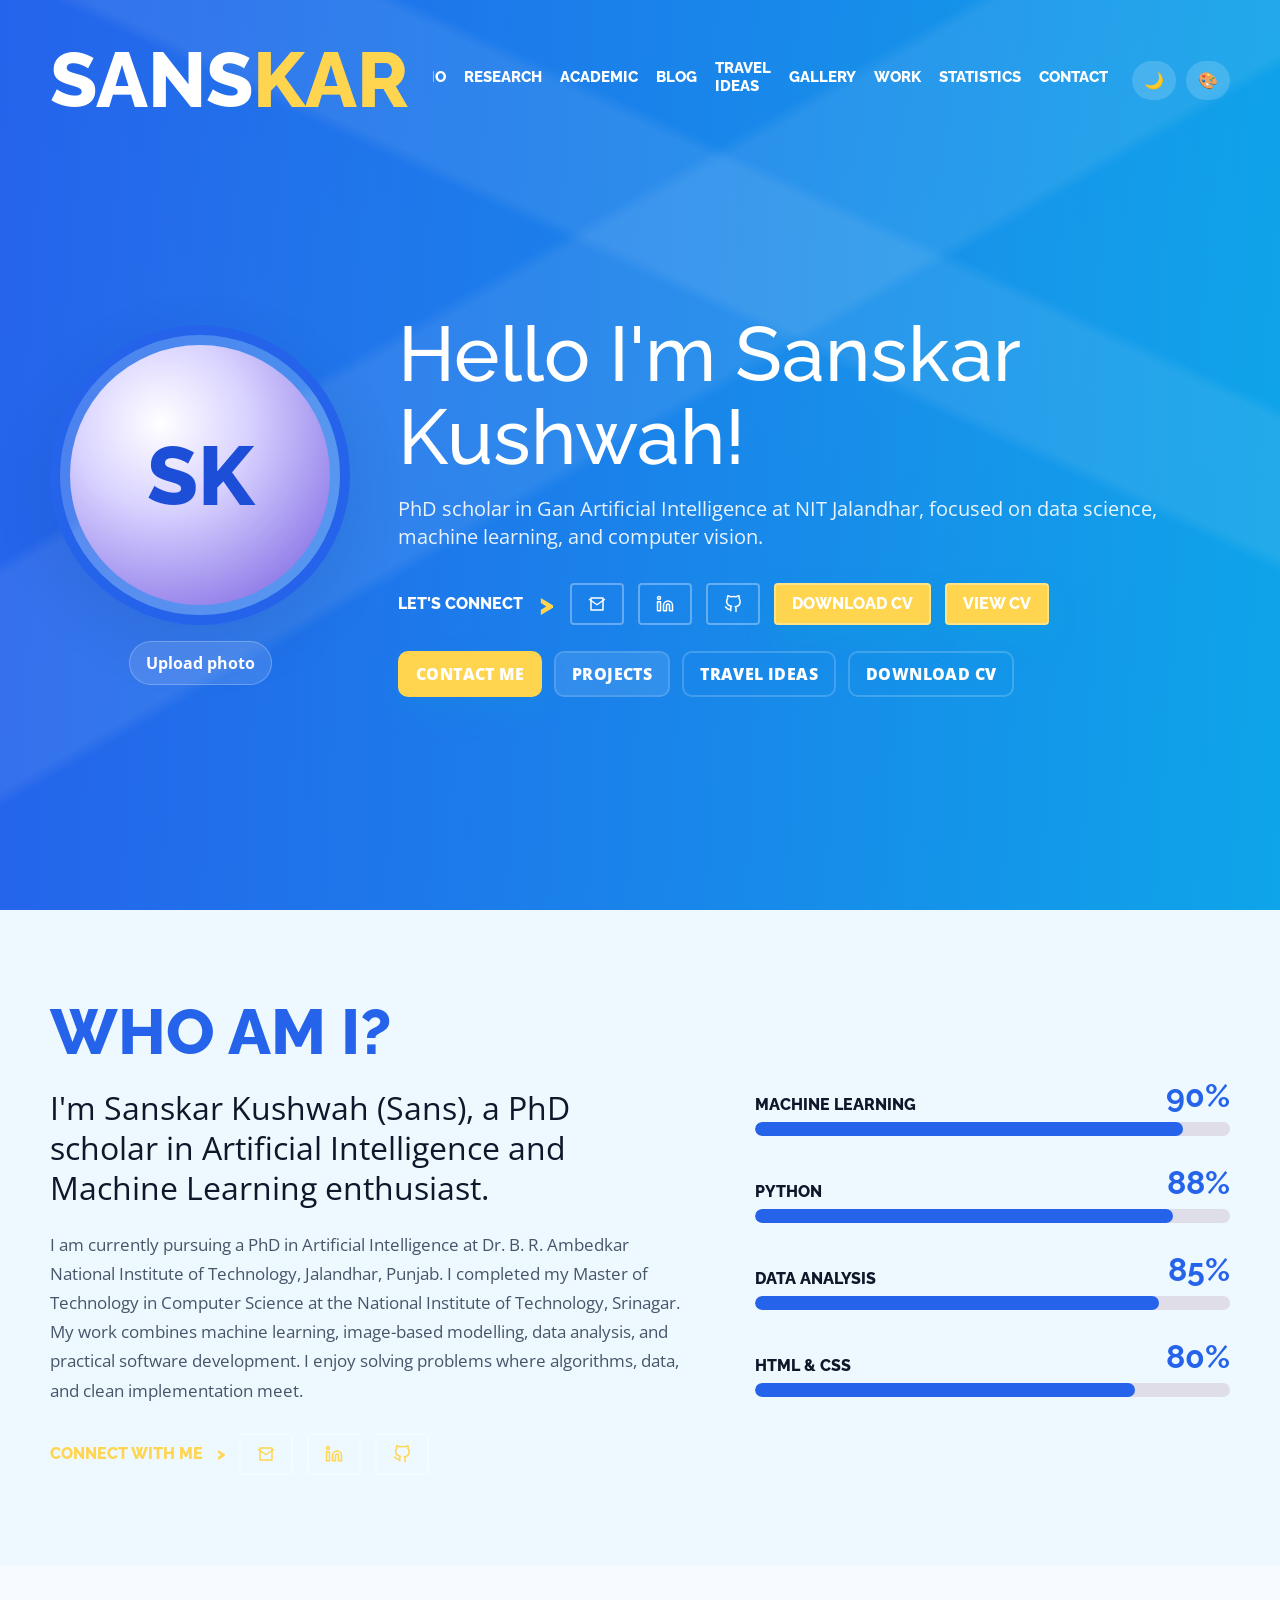
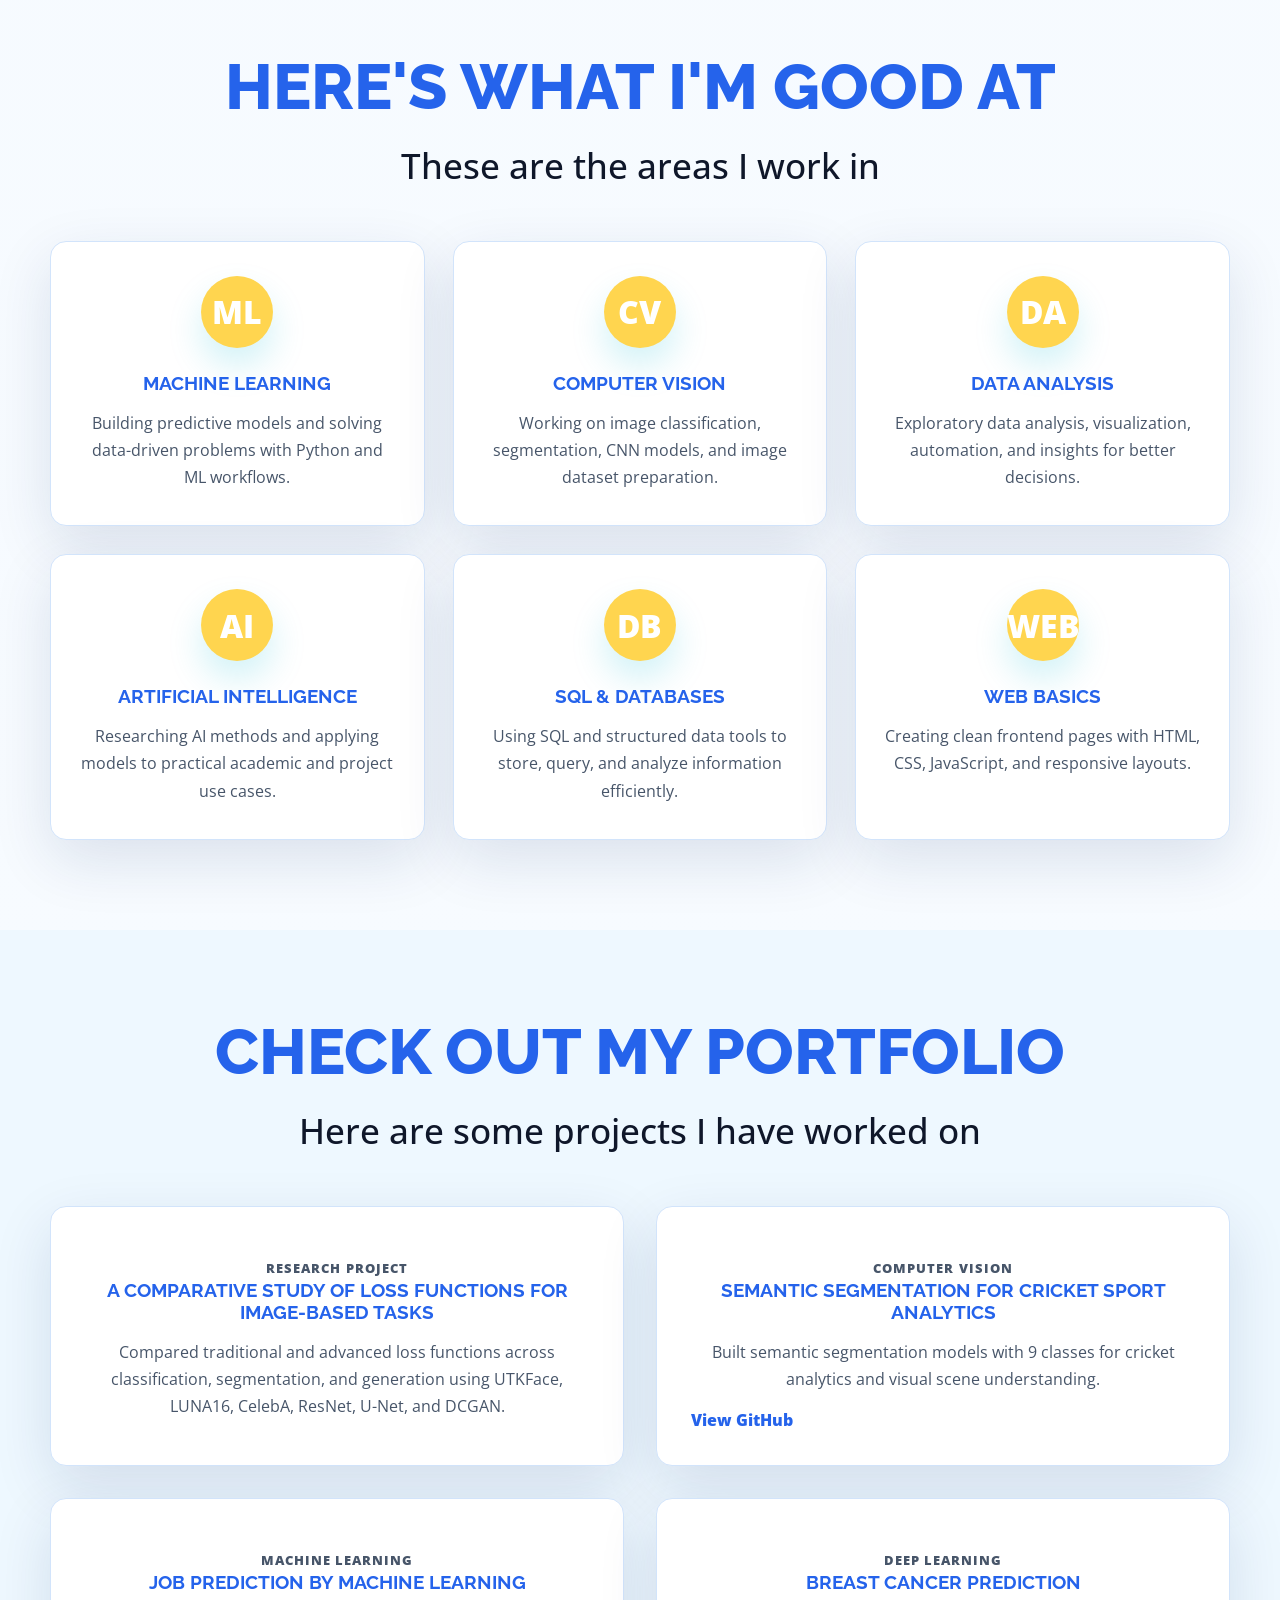
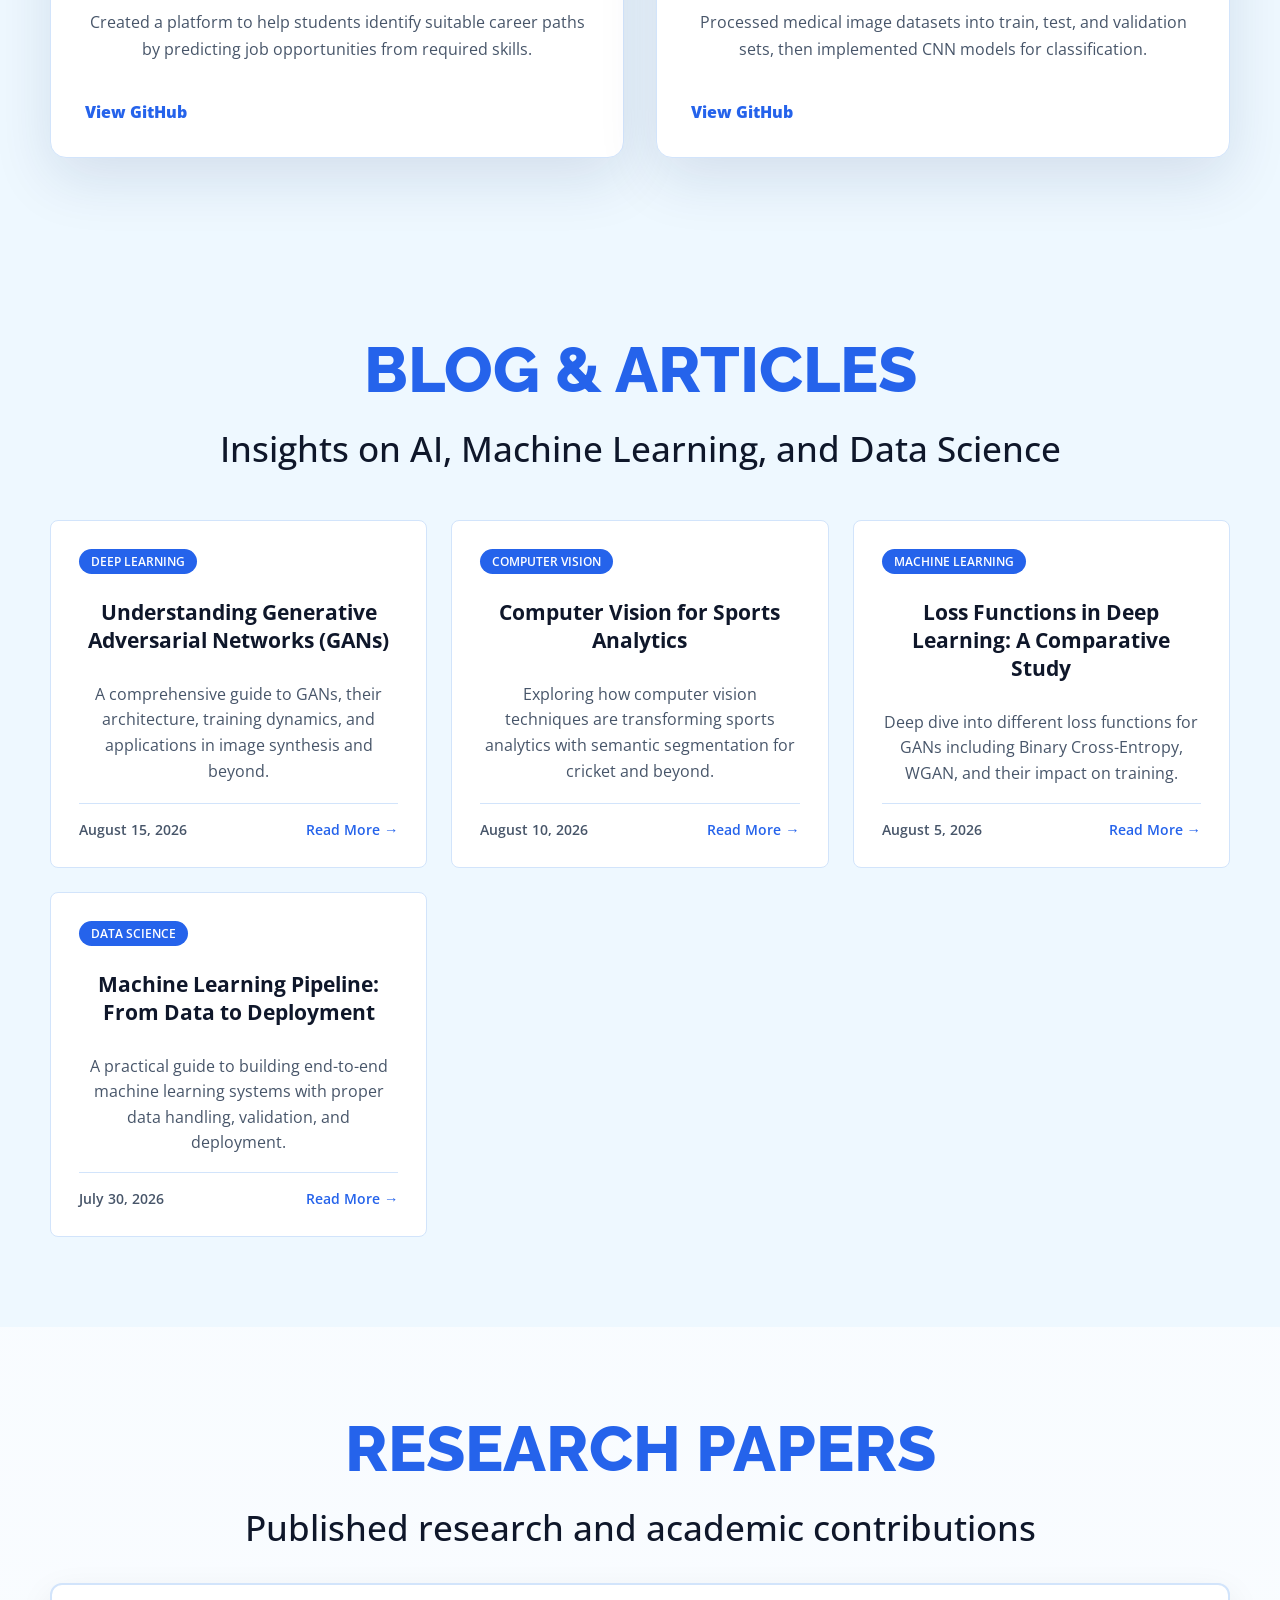
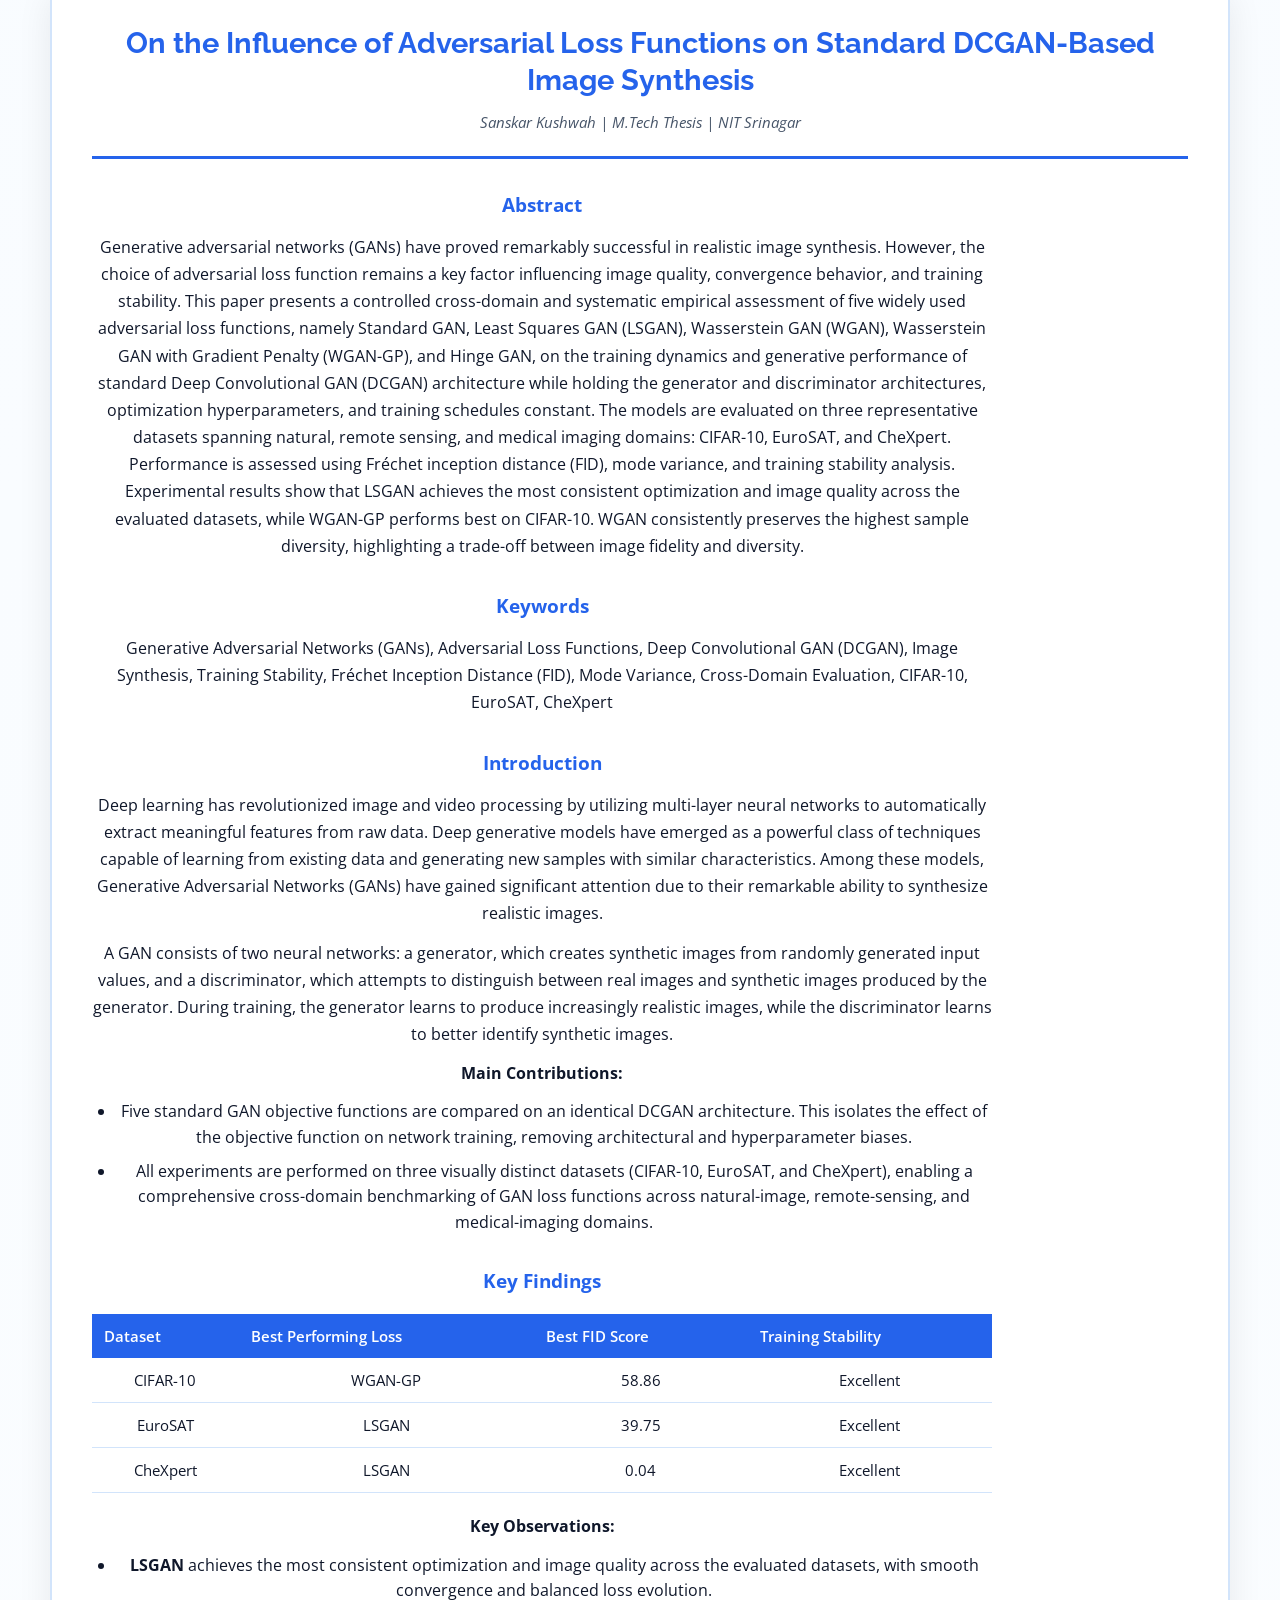
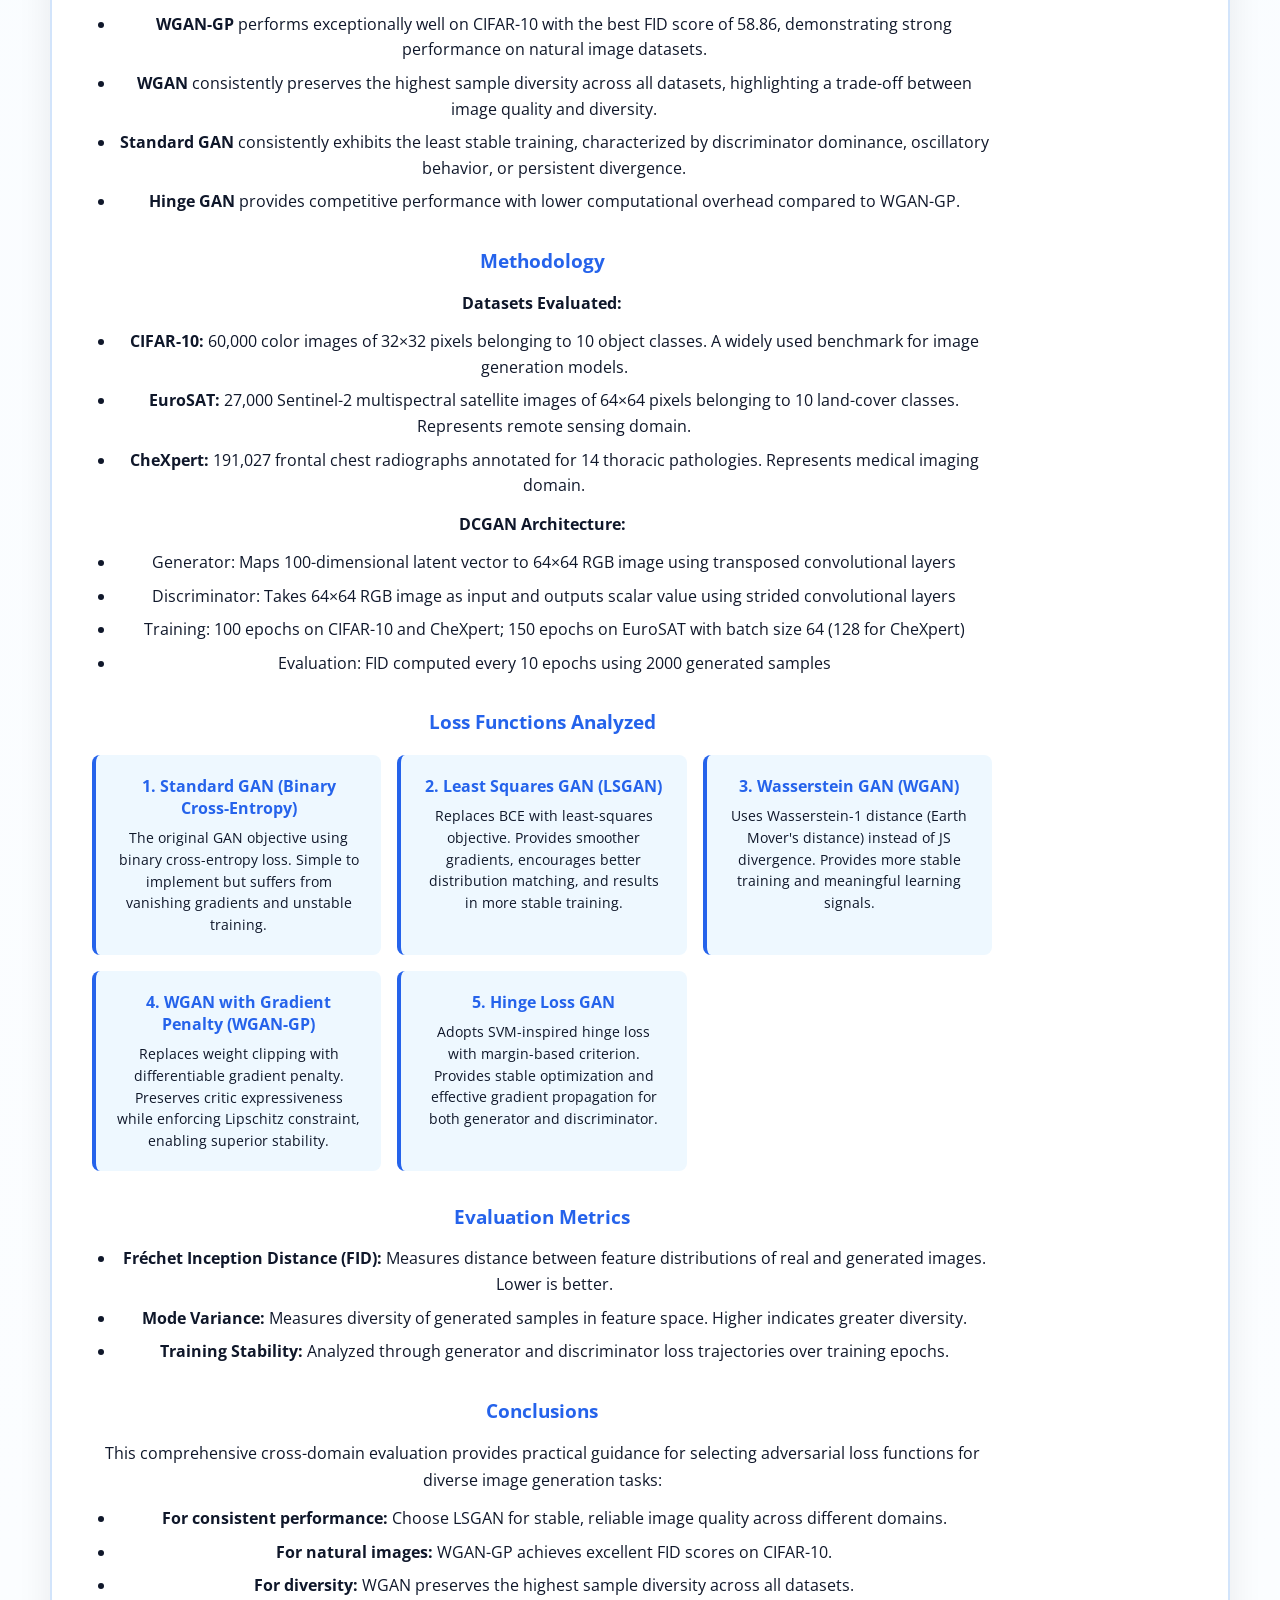
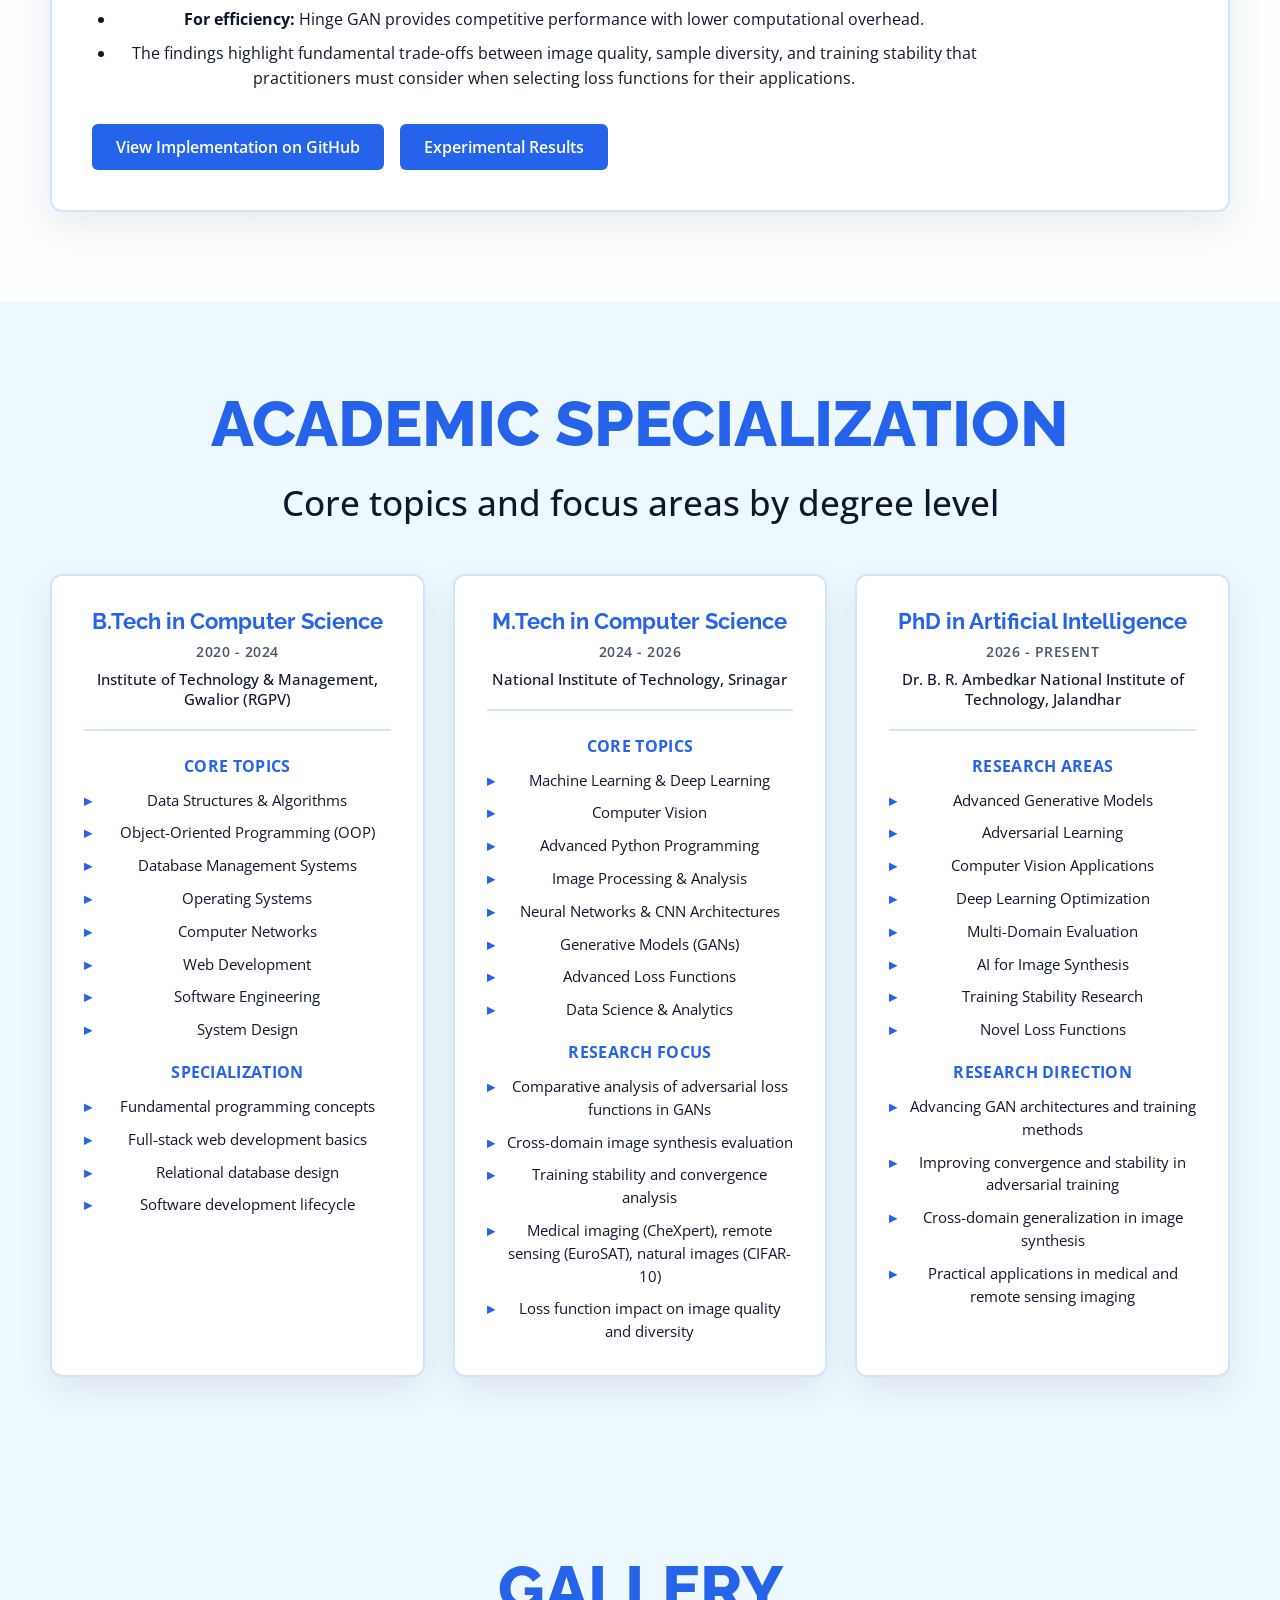
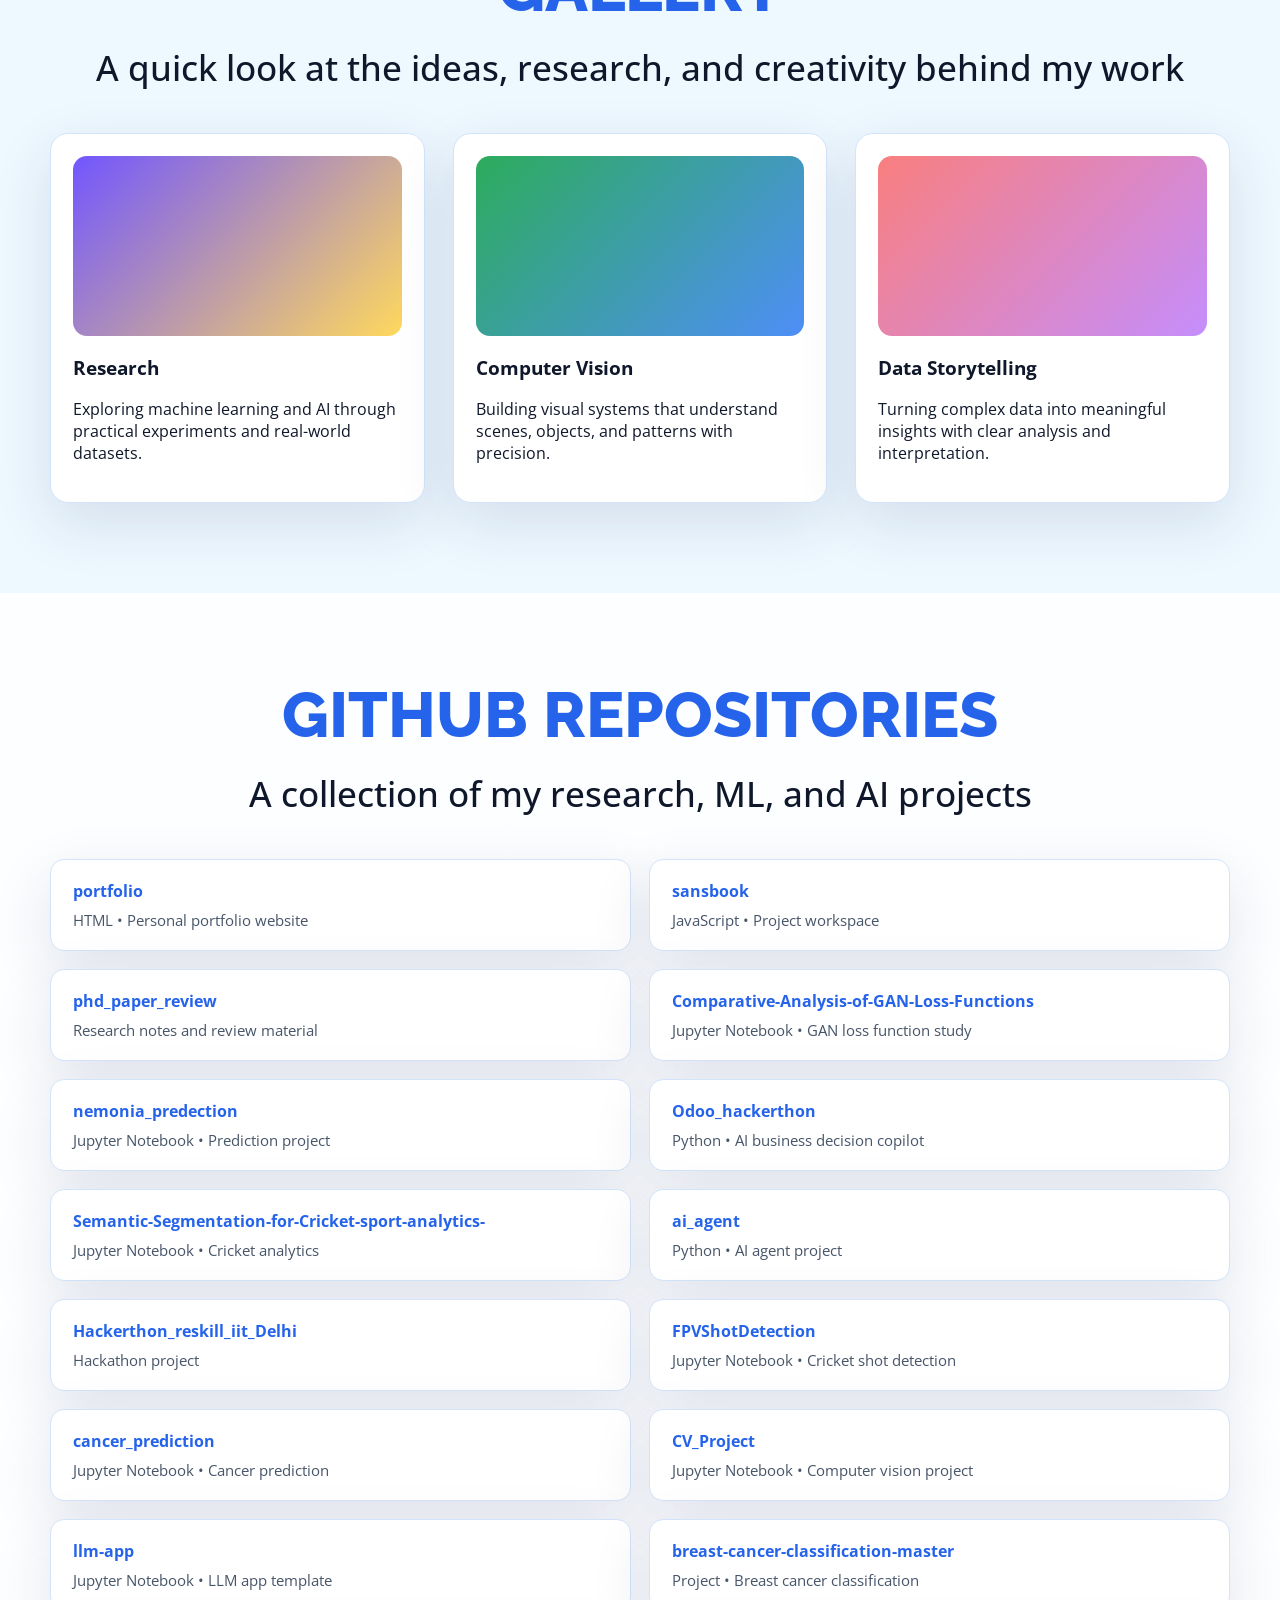
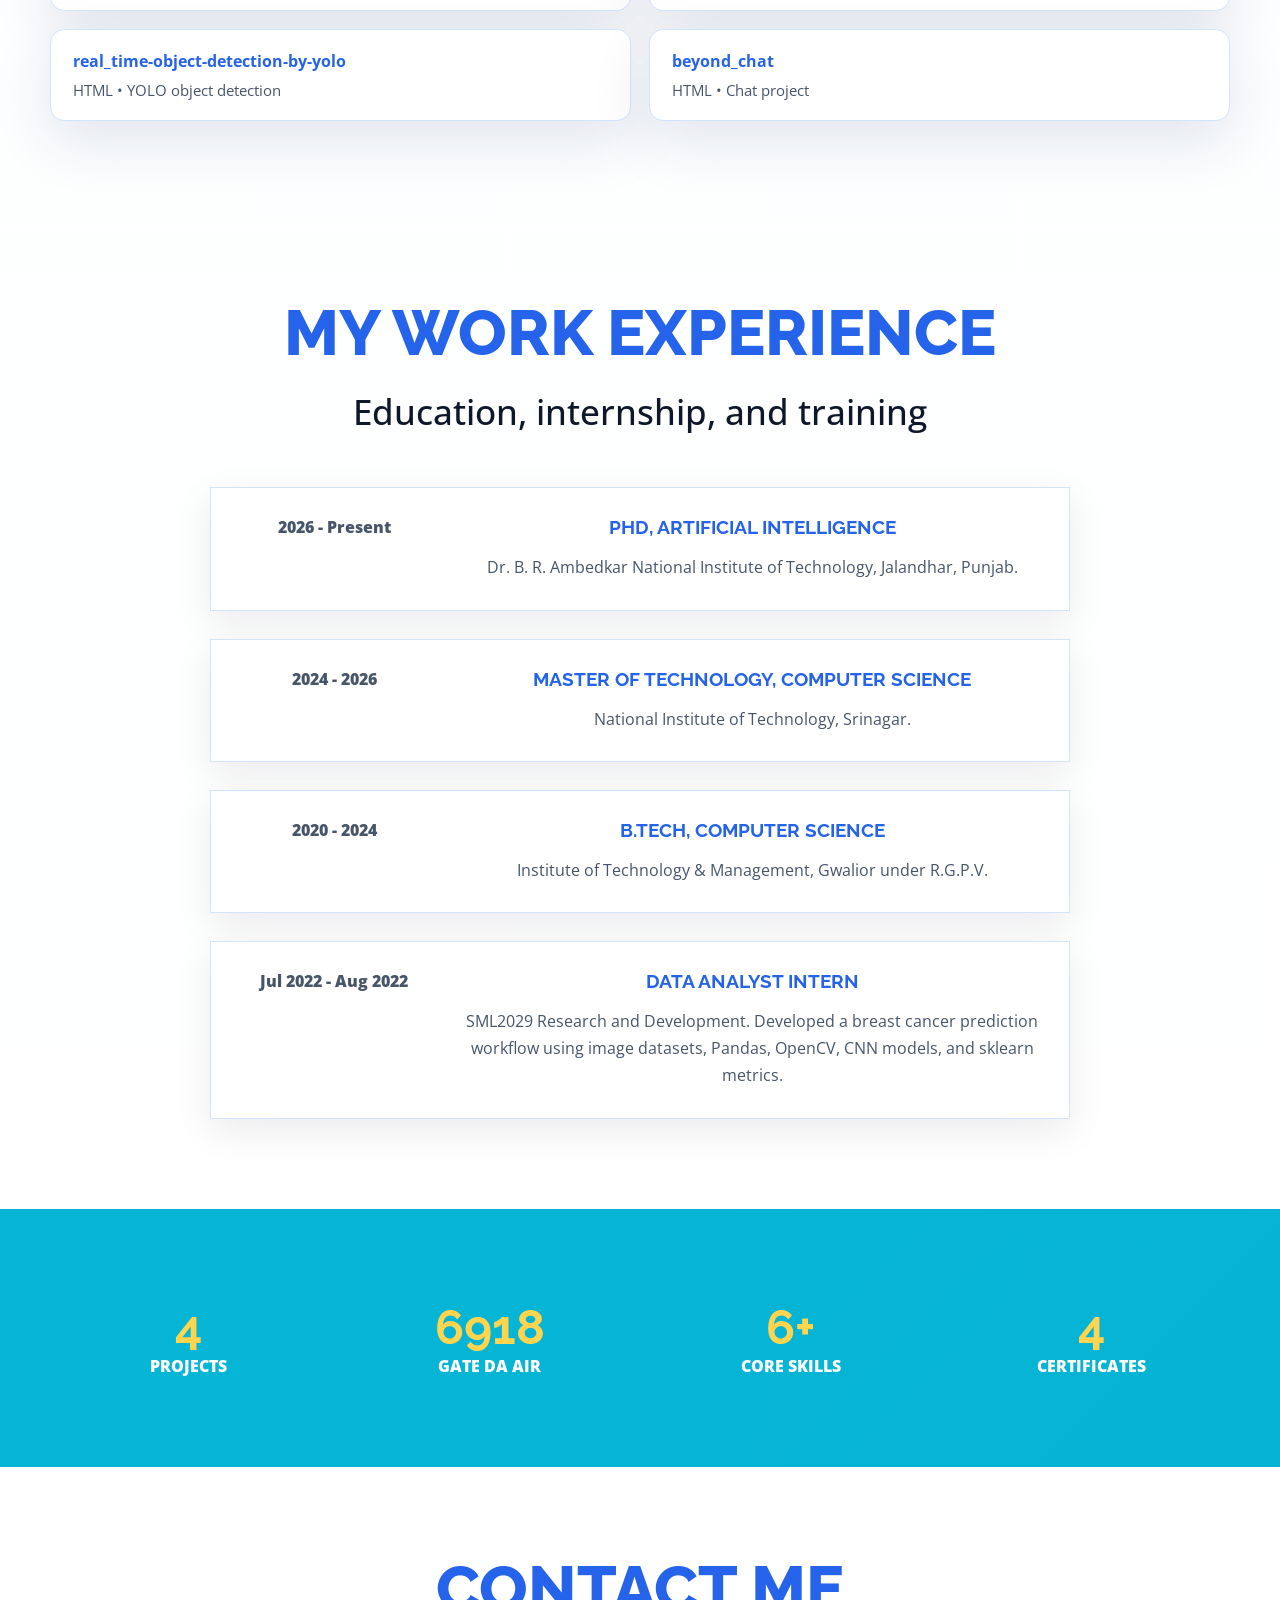
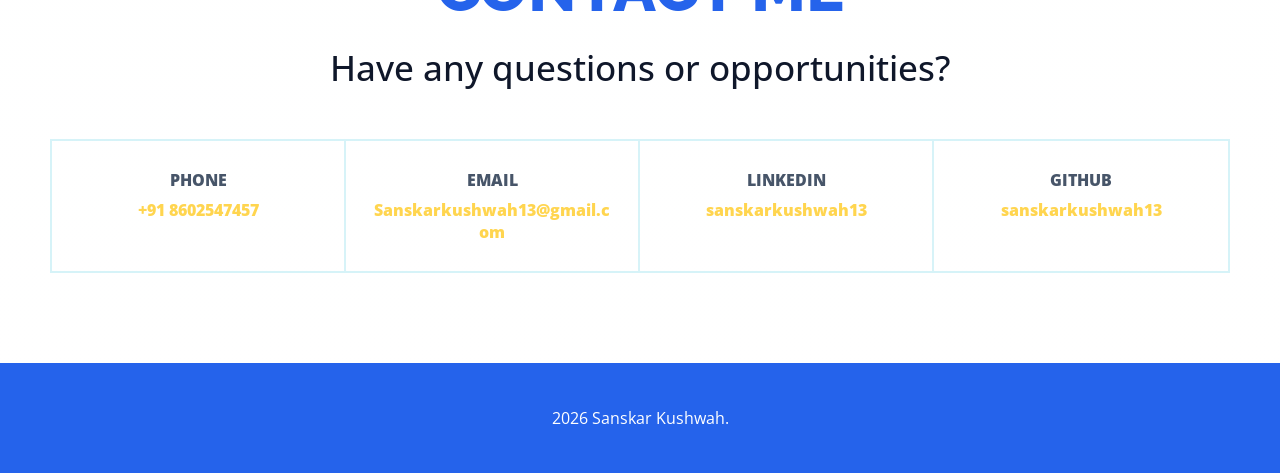
<file: index.html>
<!DOCTYPE html>
<html lang="en">
<head>
  <meta charset="UTF-8">
  <meta name="viewport" content="width=device-width, initial-scale=1.0">
  <title>Sanskar Kushwah | Portfolio </title>

  <meta name="description" content="Portfolio of Sanskar Kushwah, PhD scholar in Artificial Intelligence focused on machine learning, data science, and computer vision.">

  <link rel="preconnect" href="https://fonts.googleapis.com">
  <link rel="preconnect" href="https://fonts.gstatic.com" crossorigin>
  <link href="https://fonts.googleapis.com/css2?family=Open+Sans:wght@400;600;700&family=Raleway:wght@500;600;700;800&display=swap" rel="stylesheet">
  <link rel="stylesheet" href="style.css">
</head>

<body>

  <header class="hero" id="home">
    <nav class="navbar container">
      <a class="logo" href="#home">SANS<span>KAR</span></a>
      <div class="nav-links">
        <a href="#about">About Me </a>
        <a href="#services">How I can Help you</a>
        <a href="#portfolio">Portfolio</a>
        <a href="#research-papers">Research</a>
        <a href="#academic">Academic</a>
        <a href="#blog">Blog</a>
        <a href="travel-ideas.html">Travel Ideas</a>
        <a href="#gallery">Gallery</a>
        <a href="#work">Work</a>
        <a href="#statistics">Statistics</a>
        <a href="#contact">Contact</a>
      </div>

      <div class="action-buttons">
        <button class="theme-toggle" id="themeToggle" type="button" aria-label="Toggle dark mode">🌙</button>
        <button class="accent-toggle" id="accentToggle" type="button" aria-label="Change accent color">🎨</button>
      </div>
    </nav>

    <div class="hero-content container">
      <div class="profile-panel">
        <div class="profile-ring">
          <div class="profile-photo" id="profilePhoto">
            <img id="profileImage" class="profile-image" alt="Uploaded profile" hidden>
            <span id="profileInitials">SK</span>
          </div>
        </div>

        <label class="upload-box" for="photoUpload">
          Upload photo
          <input type="file" id="photoUpload" accept="image/*">
        </label>
      </div>

      <div>
        <h1 class="hero-title">Hello I'm Sanskar Kushwah!</h1>
        <p class="hero-subtitle">
          PhD scholar in Gan Artificial Intelligence at NIT Jalandhar, focused on data science, machine learning, and computer vision.
        </p>

        <div class="connect-row">
          <p>Let's connect</p>
          <span>&gt;</span>

          <div class="social-links">
            <a href="mailto:Sanskarkushwah13@gmail.com" aria-label="Email"><svg width="18" height="18" viewBox="0 0 24 24" fill="none" stroke="currentColor" stroke-width="2" stroke-linecap="round" stroke-linejoin="round"><path d="M4 4h16v16H4z"/><polyline points="22,6 12,13 2,6"/></svg></a>
            <a href="https://www.linkedin.com/in/sanskarkushwah13/" target="_blank" aria-label="LinkedIn"><svg width="18" height="18" viewBox="0 0 24 24" fill="none" stroke="currentColor" stroke-width="2" stroke-linecap="round" stroke-linejoin="round"><path d="M16 8a6 6 0 0 1 6 6v7h-4v-7a2 2 0 0 0-4 0v7h-4v-7a6 6 0 0 1 6-6z"/><rect x="2" y="9" width="4" height="12"/><circle cx="4" cy="4" r="2"/></svg></a>
            <a href="https://github.com/sanskarkushwah13" target="_blank" aria-label="GitHub"><svg width="18" height="18" viewBox="0 0 24 24" fill="none" stroke="currentColor" stroke-width="2" stroke-linecap="round" stroke-linejoin="round"><path d="M9 19c-5 1.5-5-2.5-7-3m14 6v-3.87a3.37 3.37 0 0 0-.94-2.61c3.14-.35 6.44-1.54 6.44-7A5.44 5.44 0 0 0 20 4.77 5.07 5.07 0 0 0 19.91 1S18.73.65 16 2.48a13.38 13.38 0 0 0-7 0C6.27.65 5.09 1 5.09 1A5.07 5.07 0 0 0 5 4.77 5.44 5.44 0 0 0 3.5 8.09c0 5.42 3.3 6.61 6.44 7A3.37 3.37 0 0 0 9 17.13V21"/></svg></a>
            <a class="button" href="sans.pdf" target="_blank">Download CV</a>
            <a class="button" href="https://drive.google.com/file/d/1g0k3r5J6X8F7G9H2J3K4L5M6N7O8P9Q/view?usp=sharing" target="_blank">View CV</a>
          </div>
        </div>

        <div class="hero-ctas">
          <a class="cta-button primary" href="#contact">Contact Me</a>
          <a class="cta-button secondary" href="#portfolio">Projects</a>
          <a class="cta-button ghost" href="travel-ideas.html">Travel Ideas</a>
          <a class="cta-button ghost" href="sans.pdf" target="_blank">Download CV</a>
        </div>
      </div>
    </div>
  </header>

  <main>
    
    <section class="section light" id="about">
      <div class="container split">
        <div>
          <h2 class="section-title">Who am I?</h2>
          <p class="lead">
            I'm Sanskar Kushwah (Sans), a PhD scholar in Artificial Intelligence and Machine Learning enthusiast.
          </p>
          <p class="body-copy">
            I am currently pursuing a PhD in Artificial Intelligence at Dr. B. R. Ambedkar National Institute of Technology, Jalandhar, Punjab.
            I completed my Master of Technology in Computer Science at the National Institute of Technology, Srinagar.
            My work combines machine learning, image-based modelling, data analysis, and practical software development.
            I enjoy solving problems where algorithms, data, and clean implementation meet.
          </p>

          <div class="about-actions">
            <span>Connect with me</span>
            <span>&gt;</span>

            <div class="social-links">
              <a href="mailto:Sanskarkushwah13@gmail.com" aria-label="Email"><svg width="18" height="18" viewBox="0 0 24 24" fill="none" stroke="currentColor" stroke-width="2" stroke-linecap="round" stroke-linejoin="round"><path d="M4 4h16v16H4z"/><polyline points="22,6 12,13 2,6"/></svg></a>
              <a href="https://www.linkedin.com/in/sanskarkushwah13/" target="_blank" aria-label="LinkedIn"><svg width="18" height="18" viewBox="0 0 24 24" fill="none" stroke="currentColor" stroke-width="2" stroke-linecap="round" stroke-linejoin="round"><path d="M16 8a6 6 0 0 1 6 6v7h-4v-7a2 2 0 0 0-4 0v7h-4v-7a6 6 0 0 1 6-6z"/><rect x="2" y="9" width="4" height="12"/><circle cx="4" cy="4" r="2"/></svg></a>
              <a href="https://github.com/sanskarkushwah13" target="_blank" aria-label="GitHub"><svg width="18" height="18" viewBox="0 0 24 24" fill="none" stroke="currentColor" stroke-width="2" stroke-linecap="round" stroke-linejoin="round"><path d="M9 19c-5 1.5-5-2.5-7-3m14 6v-3.87a3.37 3.37 0 0 0-.94-2.61c3.14-.35 6.44-1.54 6.44-7A5.44 5.44 0 0 0 20 4.77 5.07 5.07 0 0 0 19.91 1S18.73.65 16 2.48a13.38 13.38 0 0 0-7 0C6.27.65 5.09 1 5.09 1A5.07 5.07 0 0 0 5 4.77 5.44 5.44 0 0 0 3.5 8.09c0 5.42 3.3 6.61 6.44 7A3.37 3.37 0 0 0 9 17.13V21"/></svg></a>
            </div>
          </div>
        </div>

        <div class="skills-list">
          <div>
            <div class="skill-top">
              <span>Machine Learning</span>
              <strong>90%</strong>
            </div>
            <div class="bar"><span style="--value: 90%"></span></div>
          </div>

          <div>
            <div class="skill-top">
              <span>Python</span>
              <strong>88%</strong>
            </div>
            <div class="bar"><span style="--value: 88%"></span></div>
          </div>

          <div>
            <div class="skill-top">
              <span>Data Analysis</span>
              <strong>85%</strong>
            </div>
            <div class="bar"><span style="--value: 85%"></span></div>
          </div>

          <div>
            <div class="skill-top">
              <span>HTML & CSS</span>
              <strong>80%</strong>
            </div>
            <div class="bar"><span style="--value: 80%"></span></div>
          </div>
        </div>
      </div>
    </section>

    <section class="section" id="services">
      <div class="container center">
        <h2 class="section-title">Here's what I'm good at</h2>
        <p class="section-subtitle">These are the areas I work in</p>

        <div class="card-grid">
          <article class="card">
            <div class="card-icon">ML</div>
            <h3>Machine Learning</h3>
            <p>Building predictive models and solving data-driven problems with Python and ML workflows.</p>
          </article>

          <article class="card">
            <div class="card-icon">CV</div>
            <h3>Computer Vision</h3>
            <p>Working on image classification, segmentation, CNN models, and image dataset preparation.</p>
          </article>

          <article class="card">
            <div class="card-icon">DA</div>
            <h3>Data Analysis</h3>
            <p>Exploratory data analysis, visualization, automation, and insights for better decisions.</p>
          </article>

          <article class="card">
            <div class="card-icon">AI</div>
            <h3>Artificial Intelligence</h3>
            <p>Researching AI methods and applying models to practical academic and project use cases.</p>
          </article>

          <article class="card">
            <div class="card-icon">DB</div>
            <h3>SQL & Databases</h3>
            <p>Using SQL and structured data tools to store, query, and analyze information efficiently.</p>
          </article>

          <article class="card">
            <div class="card-icon">WEB</div>
            <h3>Web Basics</h3>
            <p>Creating clean frontend pages with HTML, CSS, JavaScript, and responsive layouts.</p>
          </article>
        </div>
      </div>
    </section>

    <section class="section light" id="portfolio">
      <div class="container center">
        <h2 class="section-title">Check out my portfolio</h2>
        <p class="section-subtitle">Here are some projects I have worked on</p>

        <div class="project-grid">
          <article class="project">
            <p class="project-label">Research Project</p>
            <h3>A Comparative Study of Loss Functions for Image-Based Tasks</h3>
            <p>
              Compared traditional and advanced loss functions across classification,
              segmentation, and generation using UTKFace, LUNA16, CelebA, ResNet,
              U-Net, and DCGAN.
            </p>
          </article>

          <article class="project">
            <p class="project-label">Computer Vision</p>
            <h3>Semantic Segmentation for Cricket Sport Analytics</h3>
            <p>
              Built semantic segmentation models with 9 classes for cricket analytics
              and visual scene understanding.
            </p>
            <a href="https://github.com/sanskarkushwah13/Semantic-Segmentation-for-Cricket-sport-analytics-" target="_blank">View GitHub</a>
          </article>

          <article class="project">
            <p class="project-label">Machine Learning</p>
            <h3>Job Prediction by Machine Learning</h3>
            <p>
              Created a platform to help students identify suitable career paths by
              predicting job opportunities from required skills.
            </p>
            <a href="https://github.com/sanskarkushwah13/career-prediction-by-machine-learning" target="_blank">View GitHub</a>
          </article>

          <article class="project">
            <p class="project-label">Deep Learning</p>
            <h3>Breast Cancer Prediction</h3>
            <p>
              Processed medical image datasets into train, test, and validation sets,
              then implemented CNN models for classification.
            </p>
            <a href="https://github.com/sanskarkushwah13/cancer_prediction" target="_blank">View GitHub</a>
          </article>
        </div>
      </div>
    </section>

    <!-- BLOG SECTION -->
    <section class="section light" id="blog">
      <div class="container center">
        <h2 class="section-title">Blog & Articles</h2>
        <p class="section-subtitle">Insights on AI, Machine Learning, and Data Science</p>

        <div class="blog-grid" id="blogGrid">
          <!-- Blog posts will be dynamically loaded here -->
        </div>
      </div>
    </section>
  


    <section class="section" id="research-papers">
      <div class="container center">
        <h2 class="section-title">Research Papers</h2>
        <p class="section-subtitle">Published research and academic contributions</p>

        <article class="research-paper">
          <div class="paper-header">
            <h3>On the Influence of Adversarial Loss Functions on Standard DCGAN-Based Image Synthesis</h3>
            <p class="paper-authors">Sanskar Kushwah | M.Tech Thesis | NIT Srinagar</p>
          </div>

          <div class="paper-content">
            <section class="paper-section">
              <h4>Abstract</h4>
              <p>Generative adversarial networks (GANs) have proved remarkably successful in realistic image synthesis. However, the choice of adversarial loss function remains a key factor influencing image quality, convergence behavior, and training stability. This paper presents a controlled cross-domain and systematic empirical assessment of five widely used adversarial loss functions, namely Standard GAN, Least Squares GAN (LSGAN), Wasserstein GAN (WGAN), Wasserstein GAN with Gradient Penalty (WGAN-GP), and Hinge GAN, on the training dynamics and generative performance of standard Deep Convolutional GAN (DCGAN) architecture while holding the generator and discriminator architectures, optimization hyperparameters, and training schedules constant. The models are evaluated on three representative datasets spanning natural, remote sensing, and medical imaging domains: CIFAR-10, EuroSAT, and CheXpert. Performance is assessed using Fréchet inception distance (FID), mode variance, and training stability analysis. Experimental results show that LSGAN achieves the most consistent optimization and image quality across the evaluated datasets, while WGAN-GP performs best on CIFAR-10. WGAN consistently preserves the highest sample diversity, highlighting a trade-off between image fidelity and diversity.</p>
            </section>

            <section class="paper-section">
              <h4>Keywords</h4>
              <p>Generative Adversarial Networks (GANs), Adversarial Loss Functions, Deep Convolutional GAN (DCGAN), Image Synthesis, Training Stability, Fréchet Inception Distance (FID), Mode Variance, Cross-Domain Evaluation, CIFAR-10, EuroSAT, CheXpert</p>
            </section>

            <section class="paper-section">
              <h4>Introduction</h4>
              <p>Deep learning has revolutionized image and video processing by utilizing multi-layer neural networks to automatically extract meaningful features from raw data. Deep generative models have emerged as a powerful class of techniques capable of learning from existing data and generating new samples with similar characteristics. Among these models, Generative Adversarial Networks (GANs) have gained significant attention due to their remarkable ability to synthesize realistic images.</p>
              <p>A GAN consists of two neural networks: a generator, which creates synthetic images from randomly generated input values, and a discriminator, which attempts to distinguish between real images and synthetic images produced by the generator. During training, the generator learns to produce increasingly realistic images, while the discriminator learns to better identify synthetic images.</p>
              <p><strong>Main Contributions:</strong></p>
              <ul>
                <li>Five standard GAN objective functions are compared on an identical DCGAN architecture. This isolates the effect of the objective function on network training, removing architectural and hyperparameter biases.</li>
                <li>All experiments are performed on three visually distinct datasets (CIFAR-10, EuroSAT, and CheXpert), enabling a comprehensive cross-domain benchmarking of GAN loss functions across natural-image, remote-sensing, and medical-imaging domains.</li>
              </ul>
            </section>

            <section class="paper-section">
              <h4>Key Findings</h4>
              <table class="results-table">
                <thead>
                  <tr>
                    <th>Dataset</th>
                    <th>Best Performing Loss</th>
                    <th>Best FID Score</th>
                    <th>Training Stability</th>
                  </tr>
                </thead>
                <tbody>
                  <tr>
                    <td>CIFAR-10</td>
                    <td>WGAN-GP</td>
                    <td>58.86</td>
                    <td>Excellent</td>
                  </tr>
                  <tr>
                    <td>EuroSAT</td>
                    <td>LSGAN</td>
                    <td>39.75</td>
                    <td>Excellent</td>
                  </tr>
                  <tr>
                    <td>CheXpert</td>
                    <td>LSGAN</td>
                    <td>0.04</td>
                    <td>Excellent</td>
                  </tr>
                </tbody>
              </table>
              <p><strong>Key Observations:</strong></p>
              <ul>
                <li><strong>LSGAN</strong> achieves the most consistent optimization and image quality across the evaluated datasets, with smooth convergence and balanced loss evolution.</li>
                <li><strong>WGAN-GP</strong> performs exceptionally well on CIFAR-10 with the best FID score of 58.86, demonstrating strong performance on natural image datasets.</li>
                <li><strong>WGAN</strong> consistently preserves the highest sample diversity across all datasets, highlighting a trade-off between image quality and diversity.</li>
                <li><strong>Standard GAN</strong> consistently exhibits the least stable training, characterized by discriminator dominance, oscillatory behavior, or persistent divergence.</li>
                <li><strong>Hinge GAN</strong> provides competitive performance with lower computational overhead compared to WGAN-GP.</li>
              </ul>
            </section>

            <section class="paper-section">
              <h4>Methodology</h4>
              <p><strong>Datasets Evaluated:</strong></p>
              <ul>
                <li><strong>CIFAR-10:</strong> 60,000 color images of 32×32 pixels belonging to 10 object classes. A widely used benchmark for image generation models.</li>
                <li><strong>EuroSAT:</strong> 27,000 Sentinel-2 multispectral satellite images of 64×64 pixels belonging to 10 land-cover classes. Represents remote sensing domain.</li>
                <li><strong>CheXpert:</strong> 191,027 frontal chest radiographs annotated for 14 thoracic pathologies. Represents medical imaging domain.</li>
              </ul>
              <p><strong>DCGAN Architecture:</strong></p>
              <ul>
                <li>Generator: Maps 100-dimensional latent vector to 64×64 RGB image using transposed convolutional layers</li>
                <li>Discriminator: Takes 64×64 RGB image as input and outputs scalar value using strided convolutional layers</li>
                <li>Training: 100 epochs on CIFAR-10 and CheXpert; 150 epochs on EuroSAT with batch size 64 (128 for CheXpert)</li>
                <li>Evaluation: FID computed every 10 epochs using 2000 generated samples</li>
              </ul>
            </section>

            <section class="paper-section">
              <h4>Loss Functions Analyzed</h4>
              <div class="loss-functions">
                <div class="loss-item">
                  <h5>1. Standard GAN (Binary Cross-Entropy)</h5>
                  <p>The original GAN objective using binary cross-entropy loss. Simple to implement but suffers from vanishing gradients and unstable training.</p>
                </div>

                <div class="loss-item">
                  <h5>2. Least Squares GAN (LSGAN)</h5>
                  <p>Replaces BCE with least-squares objective. Provides smoother gradients, encourages better distribution matching, and results in more stable training.</p>
                </div>
                <div class="loss-item">
                  <h5>3. Wasserstein GAN (WGAN)</h5>
                  <p>Uses Wasserstein-1 distance (Earth Mover's distance) instead of JS divergence. Provides more stable training and meaningful learning signals.</p>
                </div>
                <div class="loss-item">
                  <h5>4. WGAN with Gradient Penalty (WGAN-GP)</h5>
                  <p>Replaces weight clipping with differentiable gradient penalty. Preserves critic expressiveness while enforcing Lipschitz constraint, enabling superior stability.</p>
                </div>
                <div class="loss-item">
                  <h5>5. Hinge Loss GAN</h5>
                  <p>Adopts SVM-inspired hinge loss with margin-based criterion. Provides stable optimization and effective gradient propagation for both generator and discriminator.</p>
                </div>
              </div>
            </section>

            <section class="paper-section">
              <h4>Evaluation Metrics</h4>
              <ul>
                <li><strong>Fréchet Inception Distance (FID):</strong> Measures distance between feature distributions of real and generated images. Lower is better.</li>
                <li><strong>Mode Variance:</strong> Measures diversity of generated samples in feature space. Higher indicates greater diversity.</li>
                <li><strong>Training Stability:</strong> Analyzed through generator and discriminator loss trajectories over training epochs.</li>
              </ul>
            </section>

            <section class="paper-section">
              <h4>Conclusions</h4>
              <p>This comprehensive cross-domain evaluation provides practical guidance for selecting adversarial loss functions for diverse image generation tasks:</p>
              <ul>
                <li><strong>For consistent performance:</strong> Choose LSGAN for stable, reliable image quality across different domains.</li>
                <li><strong>For natural images:</strong> WGAN-GP achieves excellent FID scores on CIFAR-10.</li>
                <li><strong>For diversity:</strong> WGAN preserves the highest sample diversity across all datasets.</li>
                <li><strong>For efficiency:</strong> Hinge GAN provides competitive performance with lower computational overhead.</li>
                <li>The findings highlight fundamental trade-offs between image quality, sample diversity, and training stability that practitioners must consider when selecting loss functions for their applications.</li>
              </ul>
            </section>

            <div class="paper-links">
              <a href="https://github.com/sanskarkushwah13/Comparative-Analysis-of-GAN-Loss-Functions" target="_blank" class="paper-link">View Implementation on GitHub</a>
              <a href="https://github.com/sanskarkushwah13/Comparative-Analysis-of-GAN-Loss-Functions" target="_blank" class="paper-link">Experimental Results</a>
            </div>
          </div>
        </article>
      </div>
    </section>

    <section class="section light" id="academic">
      <div class="container center">
        <h2 class="section-title">Academic Specialization</h2>
        <p class="section-subtitle">Core topics and focus areas by degree level</p>

        <div class="academic-grid">
          <article class="academic-card">
            <div class="academic-header">
              <h3>B.Tech in Computer Science</h3>
              <p class="academic-period">2020 - 2024</p>
              <p class="academic-institution">Institute of Technology & Management, Gwalior (RGPV)</p>
            </div>
            <div class="academic-topics">
              <h4>Core Topics</h4>
              <ul class="topics-list">
                <li>Data Structures & Algorithms</li>
                <li>Object-Oriented Programming (OOP)</li>
                <li>Database Management Systems</li>
                <li>Operating Systems</li>
                <li>Computer Networks</li>
                <li>Web Development</li>
                <li>Software Engineering</li>
                <li>System Design</li>
              </ul>
            </div>
            <div class="academic-specialization">
              <h4>Specialization</h4>
              <ul class="topics-list">
                <li>Fundamental programming concepts</li>
                <li>Full-stack web development basics</li>
                <li>Relational database design</li>
                <li>Software development lifecycle</li>
              </ul>
            </div>
          </article>

          <article class="academic-card">
            <div class="academic-header">
              <h3>M.Tech in Computer Science</h3>
              <p class="academic-period">2024 - 2026</p>
              <p class="academic-institution">National Institute of Technology, Srinagar</p>
            </div>
            <div class="academic-topics">
              <h4>Core Topics</h4>
              <ul class="topics-list">
                <li>Machine Learning & Deep Learning</li>
                <li>Computer Vision</li>
                <li>Advanced Python Programming</li>
                <li>Image Processing & Analysis</li>
                <li>Neural Networks & CNN Architectures</li>
                <li>Generative Models (GANs)</li>
                <li>Advanced Loss Functions</li>
                <li>Data Science & Analytics</li>
              </ul>
            </div>
            <div class="academic-specialization">
              <h4>Research Focus</h4>
              <ul class="topics-list">
                <li>Comparative analysis of adversarial loss functions in GANs</li>
                <li>Cross-domain image synthesis evaluation</li>
                <li>Training stability and convergence analysis</li>
                <li>Medical imaging (CheXpert), remote sensing (EuroSAT), natural images (CIFAR-10)</li>
                <li>Loss function impact on image quality and diversity</li>
              </ul>
            </div>
          </article>

          <article class="academic-card">
            <div class="academic-header">
              <h3>PhD in Artificial Intelligence</h3>
              <p class="academic-period">2026 - Present</p>
              <p class="academic-institution">Dr. B. R. Ambedkar National Institute of Technology, Jalandhar</p>
            </div>
            <div class="academic-topics">
              <h4>Research Areas</h4>
              <ul class="topics-list">
                <li>Advanced Generative Models</li>
                <li>Adversarial Learning</li>
                <li>Computer Vision Applications</li>
                <li>Deep Learning Optimization</li>
                <li>Multi-Domain Evaluation</li>
                <li>AI for Image Synthesis</li>
                <li>Training Stability Research</li>
                <li>Novel Loss Functions</li>
              </ul>
            </div>
            <div class="academic-specialization">
              <h4>Research Direction</h4>
              <ul class="topics-list">
                <li>Advancing GAN architectures and training methods</li>
                <li>Improving convergence and stability in adversarial training</li>
                <li>Cross-domain generalization in image synthesis</li>
                <li>Practical applications in medical and remote sensing imaging</li>
              </ul>
            </div>
          </article>
        </div>
      </div>
    </section>

    <section class="section light" id="gallery">
      <div class="container center">
        <h2 class="section-title">Gallery</h2>
        <p class="section-subtitle">A quick look at the ideas, research, and creativity behind my work</p>

        <div class="gallery-grid">
          <article class="gallery-card">
            <div class="gallery-visual visual-one"></div>
            <h3>Research</h3>
            <p>Exploring machine learning and AI through practical experiments and real-world datasets.</p>
          </article>

          <article class="gallery-card">
            <div class="gallery-visual visual-two"></div>
            <h3>Computer Vision</h3>
            <p>Building visual systems that understand scenes, objects, and patterns with precision.</p>
          </article>

          <article class="gallery-card">
            <div class="gallery-visual visual-three"></div>
            <h3>Data Storytelling</h3>
            <p>Turning complex data into meaningful insights with clear analysis and interpretation.</p>
          </article>
        </div>
      </div>
    </section>

    <section class="section" id="repositories">
      <div class="container center">
        <h2 class="section-title">GitHub repositories</h2>
        <p class="section-subtitle">A collection of my research, ML, and AI projects</p>

        <div class="repo-list">
          <a class="repo-item" href="https://github.com/sanskarkushwah13/portfolio" target="_blank">
            <strong>portfolio</strong>
            <span>HTML • Personal portfolio website</span>
          </a>
          
          <a class="repo-item" href="https://github.com/sanskarkushwah13/sansbook" target="_blank">
            <strong>sansbook</strong>
            <span>JavaScript • Project workspace</span>
          </a>
          <a class="repo-item" href="https://github.com/sanskarkushwah13/phd_paper_review" target="_blank">
            <strong>phd_paper_review</strong>
            <span>Research notes and review material</span>
          </a>
          <a class="repo-item" href="https://github.com/sanskarkushwah13/Comparative-Analysis-of-GAN-Loss-Functions" target="_blank">
            <strong>Comparative-Analysis-of-GAN-Loss-Functions</strong>
            <span>Jupyter Notebook • GAN loss function study</span>
          </a>
          <a class="repo-item" href="https://github.com/sanskarkushwah13/nemonia_predection" target="_blank">
            <strong>nemonia_predection</strong>
            <span>Jupyter Notebook • Prediction project</span>
          </a>
          <a class="repo-item" href="https://github.com/sanskarkushwah13/Odoo_hackerthon" target="_blank">
            <strong>Odoo_hackerthon</strong>
            <span>Python • AI business decision copilot</span>
          </a>
          <a class="repo-item" href="https://github.com/sanskarkushwah13/Semantic-Segmentation-for-Cricket-sport-analytics-" target="_blank">
            <strong>Semantic-Segmentation-for-Cricket-sport-analytics-</strong>
            <span>Jupyter Notebook • Cricket analytics</span>
          </a>
          <a class="repo-item" href="https://github.com/sanskarkushwah13/ai_agent" target="_blank">
            <strong>ai_agent</strong>
            <span>Python • AI agent project</span>
          </a>
          <a class="repo-item" href="https://github.com/sanskarkushwah13/Hackerthon_reskill_iit_Delhi" target="_blank">
            <strong>Hackerthon_reskill_iit_Delhi</strong>
            <span>Hackathon project</span>
          </a>
          <a class="repo-item" href="https://github.com/sanskarkushwah13/FPVShotDetection" target="_blank">
            <strong>FPVShotDetection</strong>
            <span>Jupyter Notebook • Cricket shot detection</span>
          </a>
          <a class="repo-item" href="https://github.com/sanskarkushwah13/cancer_prediction" target="_blank">
            <strong>cancer_prediction</strong>
            <span>Jupyter Notebook • Cancer prediction</span>
          </a>
          <a class="repo-item" href="https://github.com/sanskarkushwah13/CV_Project" target="_blank">
            <strong>CV_Project</strong>
            <span>Jupyter Notebook • Computer vision project</span>
          </a>
          <a class="repo-item" href="https://github.com/sanskarkushwah13/llm-app" target="_blank">
            <strong>llm-app</strong>
            <span>Jupyter Notebook • LLM app template</span>
          </a>
          <a class="repo-item" href="https://github.com/sanskarkushwah13/breast-cancer-classification-master" target="_blank">
            <strong>breast-cancer-classification-master</strong>
            <span>Project • Breast cancer classification</span>
          </a>
          <a class="repo-item" href="https://github.com/sanskarkushwah13/real_time-object-detection-by-yolo" target="_blank">
            <strong>real_time-object-detection-by-yolo</strong>
            <span>HTML • YOLO object detection</span>
          </a>
          <a class="repo-item" href="https://github.com/sanskarkushwah13/beyond_chat" target="_blank">
            <strong>beyond_chat</strong>
            <span>HTML • Chat project</span>
          </a>
        </div>
      </div>
    </section>

    <section class="section" id="work">
      <div class="container center">
        <h2 class="section-title">My work experience</h2>
        <p class="section-subtitle">Education, internship, and training</p>

        <div class="work-list">
          <article class="work-item">
            <div class="date">2026 - Present</div>
            <div>
              <h3>PhD, Artificial Intelligence</h3>
              <p>Dr. B. R. Ambedkar National Institute of Technology, Jalandhar, Punjab.</p>
            </div>
          </article>

          <article class="work-item">
            <div class="date">2024 - 2026</div>
            <div>
              <h3>Master of Technology, Computer Science</h3>
              <p>National Institute of Technology, Srinagar.</p>
            </div>
          </article>

          <article class="work-item">
            <div class="date">2020 - 2024</div>
            <div>
              <h3>B.Tech, Computer Science</h3>
              <p>Institute of Technology & Management, Gwalior under R.G.P.V.</p>
            </div>
          </article>

          <article class="work-item">
            <div class="date">Jul 2022 - Aug 2022</div>
            <div>
              <h3>Data Analyst Intern</h3>
              <p>
                SML2029 Research and Development. Developed a breast cancer prediction workflow
                using image datasets, Pandas, OpenCV, CNN models, and sklearn metrics.
              </p>
            </div>
          </article>
        </div>
      </div>
    </section>

    <section class="section stats" id="statistics">
      <div class="container stats-grid">
        <div class="stat">
          <strong>4</strong>
          <span>Projects</span>
        </div>

        <div class="stat">
          <strong>6918</strong>
          <span>GATE DA AIR</span>
        </div>

        <div class="stat">
          <strong>6+</strong>
          <span>Core Skills</span>
        </div>

        <div class="stat">
          <strong>4</strong>
          <span>Certificates</span>
        </div>
      </div>
    </section>

    <section class="section" id="contact">
      <div class="container center">
        <h2 class="section-title">Contact me</h2>
        <p class="section-subtitle">Have any questions or opportunities?</p>

        <div class="contact-box">
          <div class="contact-item">
            <span>Phone</span>
            <strong>+91 8602547457</strong>
          </div>

          <div class="contact-item">
            <span>Email</span>
            <a href="mailto:Sanskarkushwah13@gmail.com">Sanskarkushwah13@gmail.com</a>
          </div>

          <div class="contact-item">
            <span>LinkedIn</span>
            <a href="https://www.linkedin.com/in/sanskarkushwah13/" target="_blank">sanskarkushwah13</a>
          </div>

          <div class="contact-item">
            <span>GitHub</span>
            <a href="https://github.com/sanskarkushwah13" target="_blank">sanskarkushwah13</a>
          </div>
        </div>
      </div>
    </section>

  </main>

  <footer>
    <div class="container">
      <p>2026 Sanskar Kushwah.</p>
    </div>
  </footer>

  <!-- Modal for project details -->
  <div id="projectModal" class="modal">
    <div class="modal-content">
      <span class="close-modal">&times;</span>
      <div id="modalBody"></div>
    </div>
  </div>

  <!-- Modal for blog article -->
  <div id="blogModal" class="modal">
    <div class="modal-content">
      <span class="close-modal">&times;</span>
      <div id="blogModalBody"></div>
    </div>
  </div>

  <script src="script.js"></script>
</body>
</html>
</file>
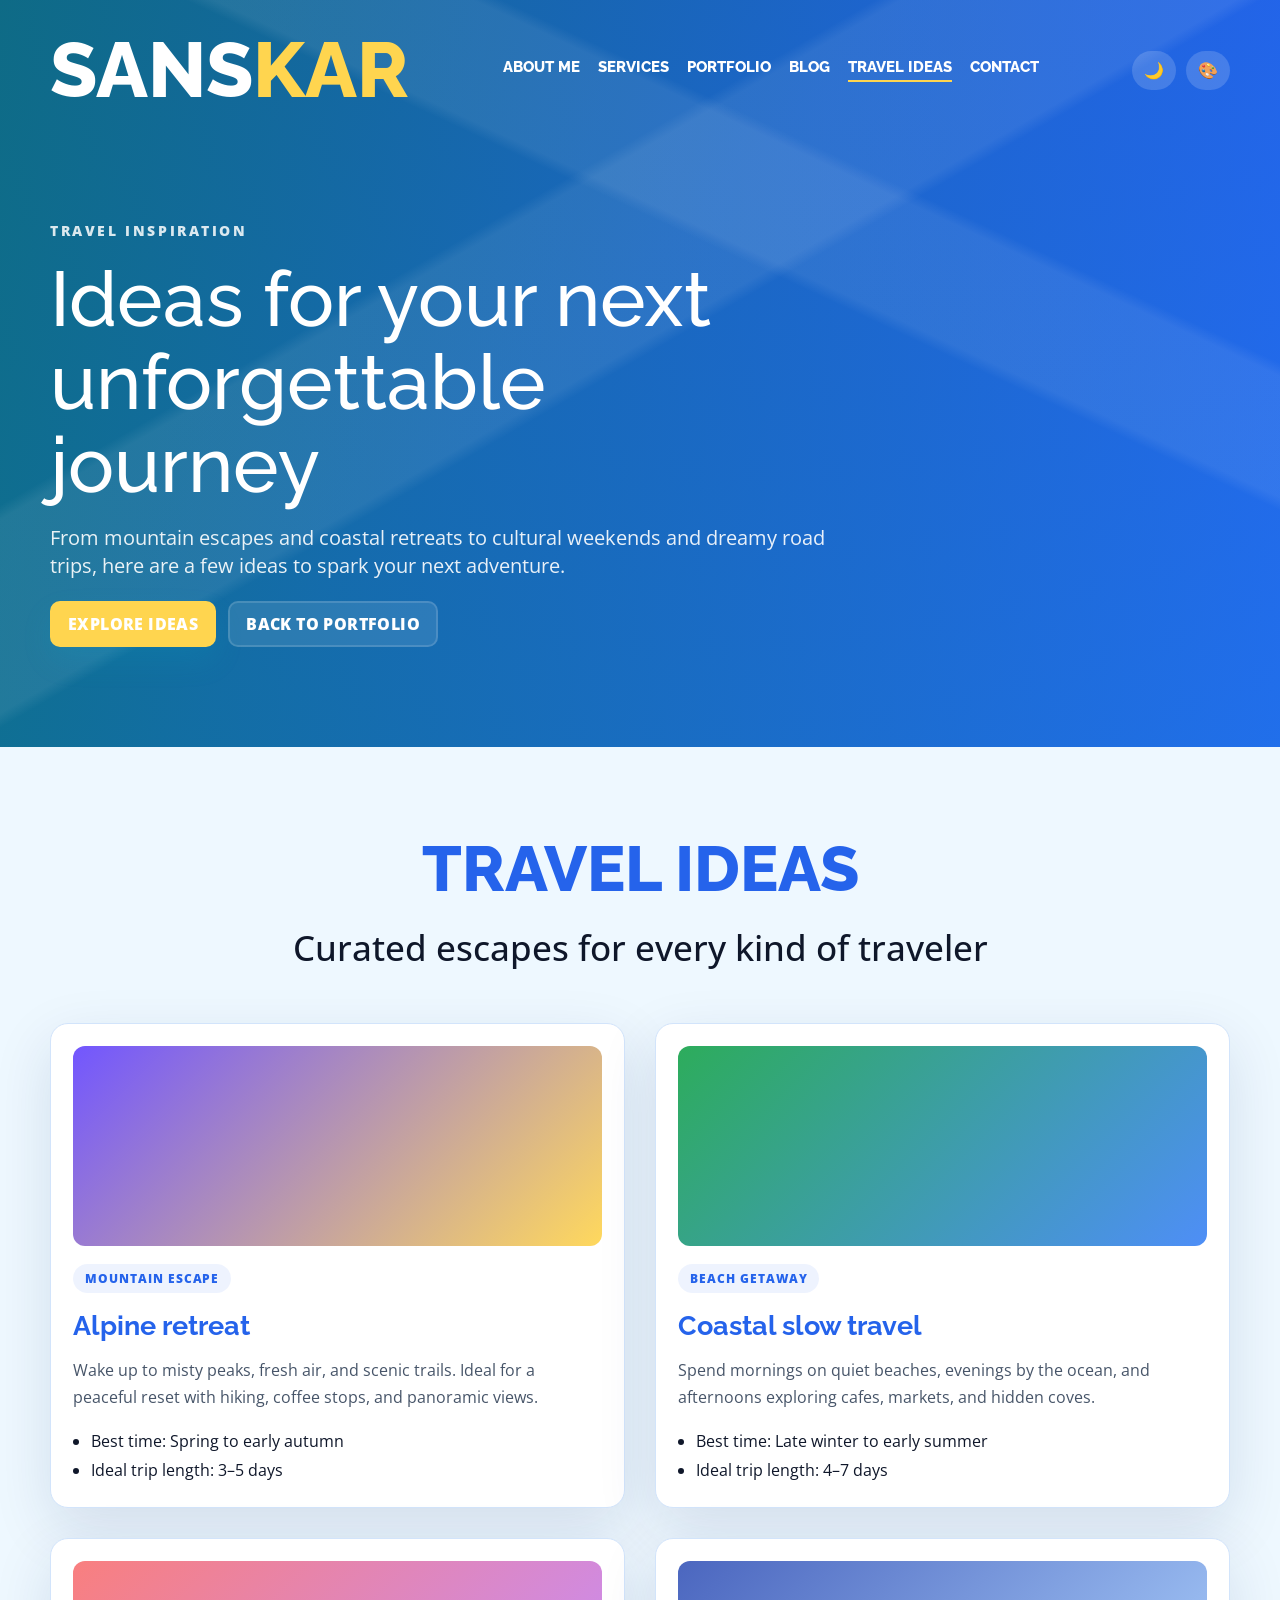
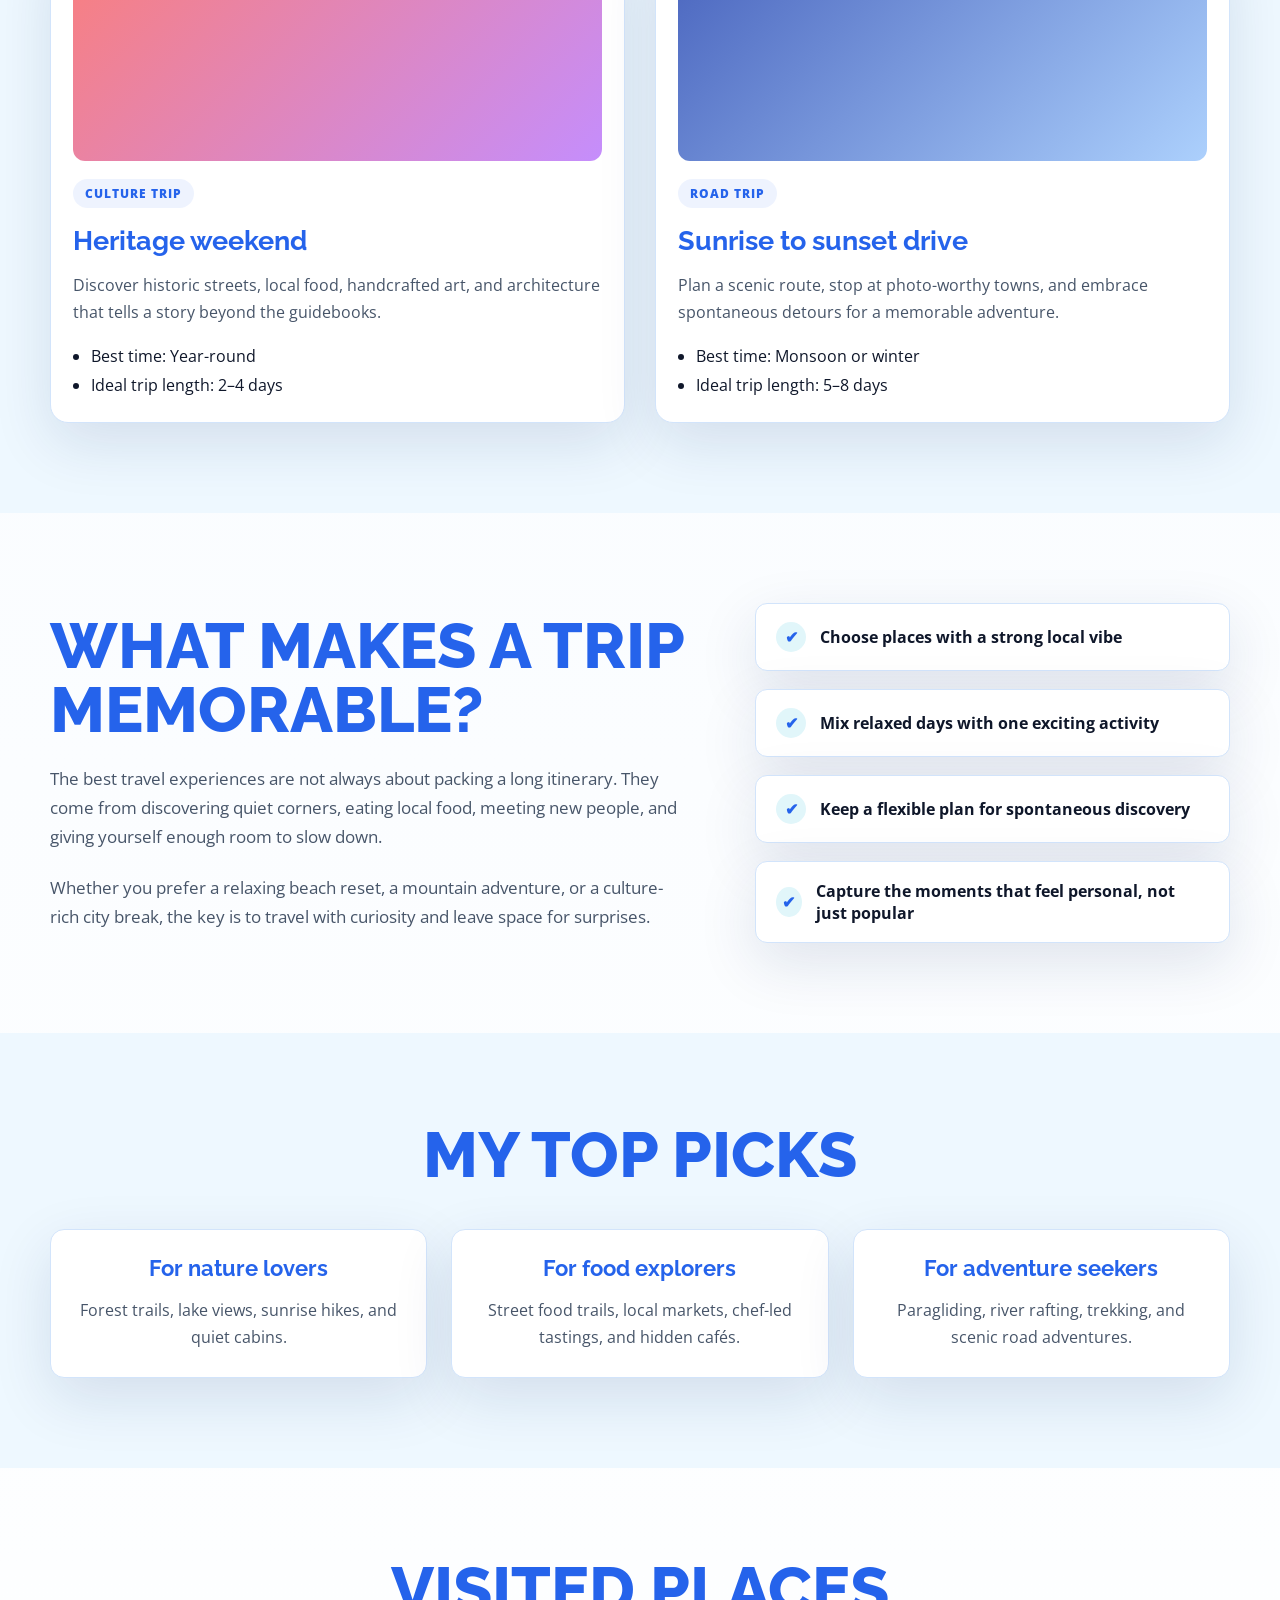
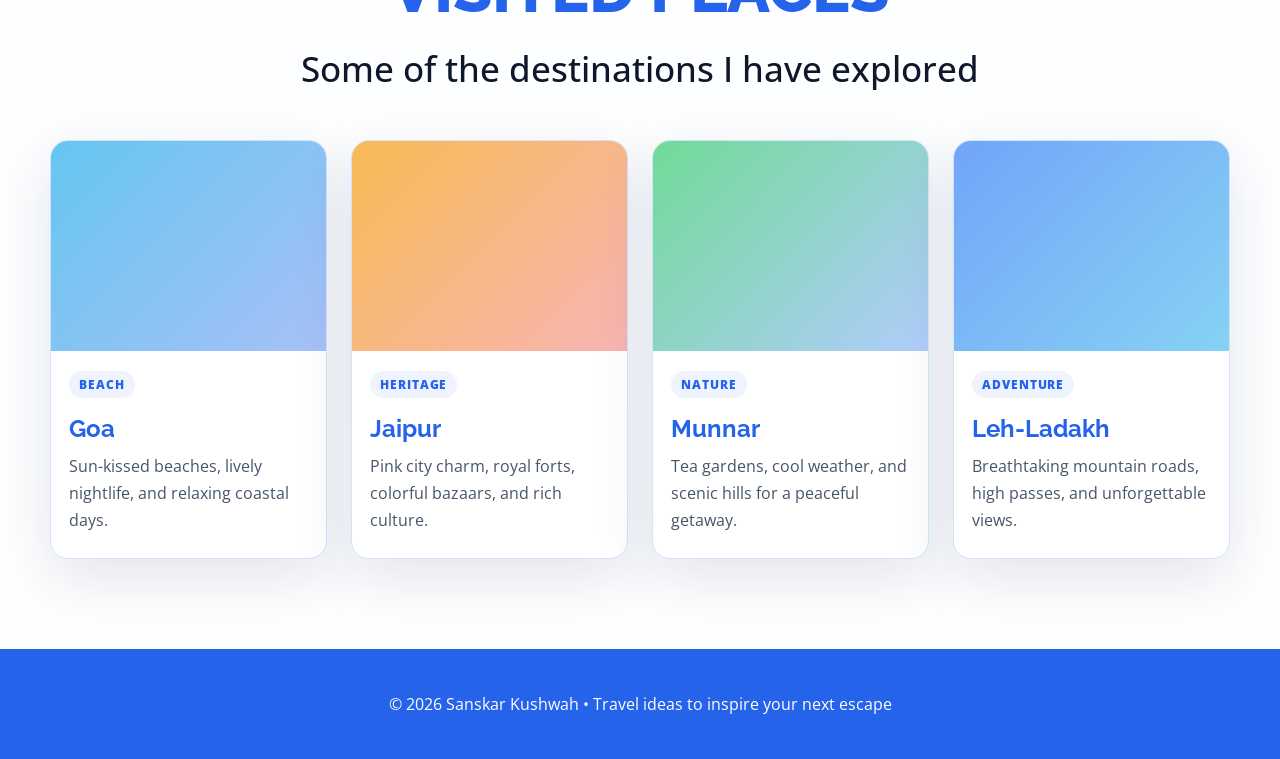
<file: travel-ideas.html>
<!DOCTYPE html>
<html lang="en">
<head>
  <meta charset="UTF-8">
  <meta name="viewport" content="width=device-width, initial-scale=1.0">
  <title>Travel Ideas | Sanskar Kushwah</title>
  <meta name="description" content="Travel inspiration with scenic destinations, weekend ideas, and memorable trips.">
  <link rel="preconnect" href="https://fonts.googleapis.com">
  <link rel="preconnect" href="https://fonts.gstatic.com" crossorigin>
  <link href="https://fonts.googleapis.com/css2?family=Open+Sans:wght@400;600;700&family=Raleway:wght@500;600;700;800&display=swap" rel="stylesheet">
  <link rel="stylesheet" href="style.css">
</head>
<body class="travel-page">
  <header class="hero travel-hero" id="home">
    <nav class="navbar container">
      <a class="logo" href="index.html">SANS<span>KAR</span></a>
      <div class="nav-links">
        <a href="index.html#about">About Me</a>
        <a href="index.html#services">Services</a>
        <a href="index.html#portfolio">Portfolio</a>
        <a href="index.html#blog">Blog</a>
        <a href="travel-ideas.html" class="active">Travel Ideas</a>
        <a href="index.html#contact">Contact</a>
      </div>

      <div class="action-buttons">
        <button class="theme-toggle" id="themeToggle" type="button" aria-label="Toggle dark mode">🌙</button>
        <button class="accent-toggle" id="accentToggle" type="button" aria-label="Change accent color">🎨</button>
      </div>
    </nav>

    <div class="hero-content container travel-hero-content">
      <div class="travel-hero-copy">
        <p class="travel-kicker">Travel inspiration</p>
        <h1 class="hero-title">Ideas for your next unforgettable journey</h1>
        <p class="hero-subtitle">
          From mountain escapes and coastal retreats to cultural weekends and dreamy road trips, here are a few ideas to spark your next adventure.
        </p>

        <div class="hero-ctas">
          <a class="cta-button primary" href="#ideas">Explore ideas</a>
          <a class="cta-button secondary" href="index.html">Back to portfolio</a>
        </div>
      </div>
    </div>
  </header>

  <main>
    <section class="section light" id="ideas">
      <div class="container center">
        <h2 class="section-title">Travel ideas</h2>
        <p class="section-subtitle">Curated escapes for every kind of traveler</p>

        <div class="travel-grid">
          <article class="travel-card">
            <div class="travel-visual visual-one"></div>
            <span class="travel-badge">Mountain escape</span>
            <h3>Alpine retreat</h3>
            <p>Wake up to misty peaks, fresh air, and scenic trails. Ideal for a peaceful reset with hiking, coffee stops, and panoramic views.</p>
            <ul>
              <li>Best time: Spring to early autumn</li>
              <li>Ideal trip length: 3–5 days</li>
            </ul>
          </article>

          <article class="travel-card">
            <div class="travel-visual visual-two"></div>
            <span class="travel-badge">Beach getaway</span>
            <h3>Coastal slow travel</h3>
            <p>Spend mornings on quiet beaches, evenings by the ocean, and afternoons exploring cafes, markets, and hidden coves.</p>
            <ul>
              <li>Best time: Late winter to early summer</li>
              <li>Ideal trip length: 4–7 days</li>
            </ul>
          </article>

          <article class="travel-card">
            <div class="travel-visual visual-three"></div>
            <span class="travel-badge">Culture trip</span>
            <h3>Heritage weekend</h3>
            <p>Discover historic streets, local food, handcrafted art, and architecture that tells a story beyond the guidebooks.</p>
            <ul>
              <li>Best time: Year-round</li>
              <li>Ideal trip length: 2–4 days</li>
            </ul>
          </article>

          <article class="travel-card">
            <div class="travel-visual visual-four"></div>
            <span class="travel-badge">Road trip</span>
            <h3>Sunrise to sunset drive</h3>
            <p>Plan a scenic route, stop at photo-worthy towns, and embrace spontaneous detours for a memorable adventure.</p>
            <ul>
              <li>Best time: Monsoon or winter</li>
              <li>Ideal trip length: 5–8 days</li>
            </ul>
          </article>
        </div>
      </div>
    </section>

    <section class="section">
      <div class="container split">
        <div>
          <h2 class="section-title">What makes a trip memorable?</h2>
          <p class="body-copy">
            The best travel experiences are not always about packing a long itinerary. They come from discovering quiet corners, eating local food, meeting new people, and giving yourself enough room to slow down.
          </p>
          <p class="body-copy">
            Whether you prefer a relaxing beach reset, a mountain adventure, or a culture-rich city break, the key is to travel with curiosity and leave space for surprises.
          </p>
        </div>

        <div class="travel-checklist">
          <div class="check-item"><span>✔</span> Choose places with a strong local vibe</div>
          <div class="check-item"><span>✔</span> Mix relaxed days with one exciting activity</div>
          <div class="check-item"><span>✔</span> Keep a flexible plan for spontaneous discovery</div>
          <div class="check-item"><span>✔</span> Capture the moments that feel personal, not just popular</div>
        </div>
      </div>
    </section>

    <section class="section light">
      <div class="container center">
        <h2 class="section-title">My top picks</h2>
        <div class="travel-picks">
          <div class="pick-card">
            <h3>For nature lovers</h3>
            <p>Forest trails, lake views, sunrise hikes, and quiet cabins.</p>
          </div>
          <div class="pick-card">
            <h3>For food explorers</h3>
            <p>Street food trails, local markets, chef-led tastings, and hidden cafés.</p>
          </div>
          <div class="pick-card">
            <h3>For adventure seekers</h3>
            <p>Paragliding, river rafting, trekking, and scenic road adventures.</p>
          </div>
        </div>
      </div>
    </section>

    <section class="section" id="visited-places">
      <div class="container center">
        <h2 class="section-title">Visited places</h2>
        <p class="section-subtitle">Some of the destinations I have explored</p>

        <div class="visited-grid">
          <article class="visited-card">
            <div class="visited-image visited-goa"></div>
            <div class="visited-info">
              <span class="visited-tag">Beach</span>
              <h3>Goa</h3>
              <p>Sun-kissed beaches, lively nightlife, and relaxing coastal days.</p>
            </div>
          </article>

          <article class="visited-card">
            <div class="visited-image visited-jaipur"></div>
            <div class="visited-info">
              <span class="visited-tag">Heritage</span>
              <h3>Jaipur</h3>
              <p>Pink city charm, royal forts, colorful bazaars, and rich culture.</p>
            </div>
          </article>

          <article class="visited-card">
            <div class="visited-image visited-munnar"></div>
            <div class="visited-info">
              <span class="visited-tag">Nature</span>
              <h3>Munnar</h3>
              <p>Tea gardens, cool weather, and scenic hills for a peaceful getaway.</p>
            </div>
          </article>

          <article class="visited-card">
            <div class="visited-image visited-leh"></div>
            <div class="visited-info">
              <span class="visited-tag">Adventure</span>
              <h3>Leh-Ladakh</h3>
              <p>Breathtaking mountain roads, high passes, and unforgettable views.</p>
            </div>
          </article>
        </div>
      </div>
    </section>
  </main>

  <footer>
    <div class="container">
      <p>© 2026 Sanskar Kushwah • Travel ideas to inspire your next escape</p>
    </div>
  </footer>

  <script src="script.js"></script>
</body>
</html>
</file>
<file: style.css>
:root {
  --primary: #2563eb;
  --primary-dark: #1d4ed8;
  --accent: #06b6d4;
  --accent-dark: #0e7490;
  --light: #f5faff;
  --text: #0f172a;
  --muted: #475569;
  --white: #ffffff;
  --surface: #ffffff;
  --surface-2: #eef8ff;
  --border: #d2e4fb;
  --shadow: 0 20px 60px rgba(14, 45, 99, 0.12);
}

* {
  box-sizing: border-box;
}

html {
  scroll-behavior: smooth;
}

body {
  margin: 0;
  font-family: "Open Sans", Arial, sans-serif;
  color: var(--text);
  background: linear-gradient(180deg, var(--light) 0%, var(--surface) 100%);
  transition: background 0.3s ease, color 0.3s ease;
}

body.dark {
  --primary: #60a5fa;
  --primary-dark: #2563eb;
  --accent: #22d3ee;
  --accent-dark: #0e7490;
  --light: #0f172a;
  --text: #f8fafc;
  --muted: #94a3b8;
  --white: #0f172a;
  --surface: #111827;
  --surface-2: #0b1220;
  --border: rgba(255, 255, 255, 0.14);
  --shadow: 0 20px 60px rgba(0, 0, 0, 0.45);
}

a {
  color: inherit;
  text-decoration: none;
}

.container {
  width: min(1180px, calc(100% - 40px));
  margin: 0 auto;
}

.hero {
  min-height: 100vh;
  color: var(--white);
  background:
    linear-gradient(90deg, rgba(37, 99, 235, 0.94), rgba(14, 165, 233, 0.88)),
    radial-gradient(circle at 18% 38%, rgba(255, 255, 255, 0.16), transparent 28%),
    radial-gradient(circle at 78% 34%, rgba(255, 255, 255, 0.12), transparent 30%),
    linear-gradient(135deg, #2563eb, #0ea5e9);
  position: relative;
  overflow: hidden;
}

.hero::before {
  content: "";
  position: absolute;
  inset: 0;
  background:
    linear-gradient(150deg, transparent 0 34%, rgba(255, 255, 255, 0.08) 35% 48%, transparent 49%),
    linear-gradient(25deg, transparent 0 62%, rgba(255, 255, 255, 0.08) 63% 72%, transparent 73%);
  pointer-events: none;
}

.navbar {
  position: relative;
  z-index: 2;
  display: flex;
  align-items: center;
  justify-content: space-between;
  gap: 24px;
  padding: 32px 0;
}

.theme-toggle,
.accent-toggle {
  border: 0;
  border-radius: 999px;
  background: rgba(255, 255, 255, 0.16);
  color: var(--white);
  cursor: pointer;
  font-size: 1rem;
  padding: 10px 12px;
  transition: transform 0.2s ease, background 0.2s ease;
}

.theme-toggle:hover,
.accent-toggle:hover {
  transform: translateY(-2px);
  background: rgba(255, 255, 255, 0.24);
}

.action-buttons {
  display: flex;
  align-items: center;
  gap: 10px;
}

.logo {
  font-family: "Raleway", Arial, sans-serif;
  font-size: clamp(2.4rem, 6vw, 5.2rem);
  font-weight: 800;
  letter-spacing: 0;
  line-height: 1;
}

.logo span {
  color: var(--accent);
}

.nav-links {
  display: flex;
  align-items: center;
  justify-content: flex-end;
  flex-wrap: nowrap;
  overflow-x: auto;
  gap: 18px;
  font-family: "Raleway", Arial, sans-serif;
  font-weight: 800;
  text-transform: uppercase;
  font-size: 0.95rem;
}

.nav-links a {
  border-bottom: 2px solid transparent;
  padding-bottom: 4px;
}

.nav-links a:hover,
.nav-links a.active {
  border-color: var(--accent);
}

.hero-content {
  position: relative;
  z-index: 2;
  min-height: calc(100vh - 150px);
  display: grid;
  grid-template-columns: 300px 1fr;
  align-items: center;
  justify-content: center;
  gap: 48px;
  padding: 60px 0 120px;
}

.profile-panel {
  display: flex;
  flex-direction: column;
  align-items: center;
  gap: 16px;
}

.profile-ring {
  width: 300px;
  aspect-ratio: 1;
  display: grid;
  place-items: center;
  border: 10px solid var(--primary);
  border-radius: 50%;
  box-shadow: var(--shadow);
  background: rgba(255, 255, 255, 0.18);
}

.profile-photo {
  position: relative;
  width: 260px;
  aspect-ratio: 1;
  display: grid;
  place-items: center;
  border-radius: 50%;
  overflow: hidden;
  background:
    radial-gradient(circle at 35% 30%, #ffffff, #d8d2ff 35%, #7258df 100%);
  color: var(--primary-dark);
  font-family: "Raleway", Arial, sans-serif;
  font-size: 5.2rem;
  font-weight: 800;
}

.profile-image {
  width: 100%;
  height: 100%;
  object-fit: cover;
  display: none;
}

.profile-photo.has-image .profile-image {
  display: block;
}

.profile-photo.has-image #profileInitials {
  display: none;
}

.upload-box {
  display: inline-flex;
  align-items: center;
  justify-content: center;
  gap: 8px;
  padding: 10px 16px;
  border: 1px solid rgba(255, 255, 255, 0.24);
  border-radius: 999px;
  background: rgba(255, 255, 255, 0.12);
  color: var(--white);
  cursor: pointer;
  font-weight: 700;
}

.upload-box input {
  display: none;
}

.hero-title {
  margin: 0;
  font-family: "Raleway", Arial, sans-serif;
  font-size: clamp(3rem, 6vw, 5rem);
  font-weight: 500;
  line-height: 1.08;
}

.hero-subtitle {
  margin: 16px 0 0;
  font-size: 1.28rem;
  color: rgba(255, 255, 255, 0.9);
}

.connect-row {
  display: flex;
  align-items: center;
  flex-wrap: wrap;
  gap: 16px;
  margin-top: 28px;
  font-family: "Raleway", Arial, sans-serif;
  font-weight: 800;
  text-transform: uppercase;
}

.connect-row span {
  color: var(--accent);
  font-size: 1.8rem;
  line-height: 1;
}

.social-links {
  display: flex;
  gap: 14px;
  flex-wrap: wrap;
}

.social-links a,
.button {
  display: inline-flex;
  align-items: center;
  justify-content: center;
  min-height: 42px;
  padding: 9px 16px;
  border-radius: 4px;
  font-weight: 800;
}

.social-links a {
  min-width: 42px;
  border: 2px solid rgba(255, 255, 255, 0.32);
}

.social-links a:hover {
  color: var(--accent);
  border-color: var(--accent);
}

.button {
  background: var(--accent);
  color: var(--white);
  box-shadow: 0 14px 30px rgba(6, 182, 212, 0.18);
}

.button:hover {
  transform: translateY(-2px);
}

/* Hero CTA buttons */
.hero-ctas {
  margin-top: 22px;
  display: flex;
  gap: 12px;
  flex-wrap: wrap;
  align-items: center;
}

.cta-button {
  display: inline-flex;
  align-items: center;
  justify-content: center;
  padding: 10px 16px;
  border-radius: 10px;
  font-weight: 800;
  text-transform: uppercase;
  letter-spacing: 0.4px;
  transition: transform 0.16s ease, box-shadow 0.16s ease;
  border: 2px solid transparent;
}

.hero .cta-button.primary {
  background: var(--accent);
  color: var(--white);
  box-shadow: 0 14px 30px rgba(6, 182, 212, 0.12);
}

.hero .cta-button.secondary {
  background: rgba(255,255,255,0.10);
  color: var(--white);
  border-color: rgba(255,255,255,0.14);
}

.hero .cta-button.ghost {
  background: transparent;
  color: var(--white);
  border-color: rgba(255,255,255,0.18);
}

.hero .cta-button:hover {
  transform: translateY(-3px);
}

.travel-page .hero {
  min-height: 72vh;
}

.travel-hero {
  background:
    linear-gradient(90deg, rgba(14, 116, 144, 0.9), rgba(37, 99, 235, 0.82)),
    linear-gradient(135deg, #0f172a, #1d4ed8 45%, #0ea5e9);
}

.travel-hero-content {
  min-height: auto;
  grid-template-columns: 1fr;
  padding: 80px 0 100px;
}

.travel-hero-copy {
  max-width: 780px;
}

.travel-kicker {
  margin: 0 0 18px;
  color: rgba(255, 255, 255, 0.85);
  font-size: 0.9rem;
  letter-spacing: 0.18em;
  text-transform: uppercase;
  font-weight: 800;
}

.travel-grid {
  display: grid;
  grid-template-columns: repeat(2, minmax(0, 1fr));
  gap: 30px;
  margin-top: 52px;
}

.travel-card {
  background: var(--surface);
  border: 1px solid var(--border);
  border-radius: 18px;
  box-shadow: var(--shadow);
  padding: 22px;
  text-align: left;
  transition: transform 0.2s ease, border-color 0.2s ease;
}

.travel-card:hover {
  transform: translateY(-6px);
  border-color: var(--primary);
}

.travel-visual {
  height: 200px;
  border-radius: 12px;
  margin-bottom: 18px;
  background-size: cover;
  background-position: center;
}

.travel-card h3 {
  margin: 16px 0 0;
  font-family: "Raleway", Arial, sans-serif;
  font-size: 1.7rem;
  color: var(--primary);
}

.travel-card p {
  margin: 16px 0 0;
  color: var(--muted);
  line-height: 1.7;
}

.travel-card ul {
  margin: 16px 0 0;
  padding-left: 18px;
  color: var(--text);
  line-height: 1.8;
}

.travel-badge {
  display: inline-block;
  background: rgba(37, 99, 235, 0.08);
  color: var(--primary);
  padding: 6px 12px;
  border-radius: 999px;
  font-weight: 800;
  font-size: 0.75rem;
  text-transform: uppercase;
  letter-spacing: 0.08em;
}

.visual-one {
  background: linear-gradient(135deg, rgba(14, 165, 233, 0.8), rgba(56, 189, 248, 0.5)), url('https://images.unsplash.com/photo-1501785888041-af3ef285b470?auto=format&fit=crop&w=900&q=80') center/cover;
}

.visual-two {
  background: linear-gradient(135deg, rgba(59, 130, 246, 0.75), rgba(6, 182, 212, 0.48)), url('https://images.unsplash.com/photo-1507525428034-b723cf961d3e?auto=format&fit=crop&w=900&q=80') center/cover;
}

.visual-three {
  background: linear-gradient(135deg, rgba(14, 116, 144, 0.82), rgba(14, 165, 233, 0.5)), url('https://images.unsplash.com/photo-1523906834658-6e24ef2386f9?auto=format&fit=crop&w=900&q=80') center/cover;
}

.visual-four {
  background: linear-gradient(135deg, rgba(30, 64, 175, 0.8), rgba(96, 165, 250, 0.52)), url('https://images.unsplash.com/photo-1476514525535-07fb3b4ae5f1?auto=format&fit=crop&w=900&q=80') center/cover;
}

.travel-checklist {
  display: grid;
  gap: 18px;
  width: min(100%, 500px);
  margin-left: auto;
}

.check-item {
  display: flex;
  align-items: center;
  gap: 14px;
  background: var(--surface);
  border: 1px solid var(--border);
  border-radius: 12px;
  padding: 18px 20px;
  box-shadow: var(--shadow);
  color: var(--text);
  font-weight: 700;
}

.check-item span {
  display: grid;
  place-items: center;
  width: 30px;
  height: 30px;
  border-radius: 50%;
  background: rgba(6, 182, 212, 0.12);
  color: var(--primary);
}

.travel-picks {
  display: grid;
  grid-template-columns: repeat(3, minmax(0, 1fr));
  gap: 24px;
  margin-top: 42px;
}

.pick-card {
  background: var(--surface);
  border: 1px solid var(--border);
  border-radius: 14px;
  box-shadow: var(--shadow);
  padding: 26px 20px;
}

.pick-card h3 {
  margin: 0;
  font-family: "Raleway", Arial, sans-serif;
  font-size: 1.35rem;
  color: var(--primary);
}

.pick-card p {
  margin: 16px 0 0;
  color: var(--muted);
  line-height: 1.7;
}

.visited-grid {
  display: grid;
  grid-template-columns: repeat(4, minmax(0, 1fr));
  gap: 24px;
  margin-top: 48px;
}

.visited-card {
  overflow: hidden;
  background: var(--surface);
  border: 1px solid var(--border);
  border-radius: 18px;
  box-shadow: var(--shadow);
  transition: transform 0.2s ease, border-color 0.2s ease;
}

.visited-card:hover {
  transform: translateY(-6px);
  border-color: var(--primary);
}

.visited-image {
  height: 210px;
  background-size: cover;
  background-position: center;
}

.visited-info {
  padding: 20px 18px 24px;
  text-align: left;
}

.visited-tag {
  display: inline-block;
  font-size: 0.72rem;
  font-weight: 800;
  text-transform: uppercase;
  letter-spacing: 0.08em;
  color: var(--primary);
  background: rgba(37, 99, 235, 0.08);
  padding: 6px 10px;
  border-radius: 999px;
}

.visited-info h3 {
  margin: 16px 0 10px;
  font-family: "Raleway", Arial, sans-serif;
  font-size: 1.5rem;
  color: var(--primary);
}

.visited-info p {
  margin: 0;
  color: var(--muted);
  line-height: 1.7;
}

.visited-goa {
  background: linear-gradient(135deg, rgba(14, 165, 233, 0.64), rgba(37, 99, 235, 0.4)), url('https://images.unsplash.com/photo-1507525428034-b723cf961d3e?auto=format&fit=crop&w=900&q=80') center/cover;
}

.visited-jaipur {
  background: linear-gradient(135deg, rgba(245, 158, 11, 0.7), rgba(239, 68, 68, 0.4)), url('https://images.unsplash.com/photo-1516483638261-f4dbaf036963?auto=format&fit=crop&w=900&q=80') center/cover;
}

.visited-munnar {
  background: linear-gradient(135deg, rgba(34, 197, 94, 0.64), rgba(59, 130, 246, 0.4)), url('https://images.unsplash.com/photo-1500530855697-b586d89ba3ee?auto=format&fit=crop&w=900&q=80') center/cover;
}

.visited-leh {
  background: linear-gradient(135deg, rgba(59, 130, 246, 0.72), rgba(14, 165, 233, 0.5)), url('https://images.unsplash.com/photo-1501785888041-af3ef285b470?auto=format&fit=crop&w=900&q=80') center/cover;
}

.section {
  padding: 90px 0;
}

.section.light {
  background: var(--surface-2);
}

.split {
  display: grid;
  grid-template-columns: 1fr 0.75fr;
  gap: 72px;
  align-items: center;
}

.section-title {
  margin: 0;
  font-family: "Raleway", Arial, sans-serif;
  font-size: clamp(2.8rem, 5vw, 4.5rem);
  font-weight: 800;
  line-height: 1;
  text-transform: uppercase;
  color: var(--primary);
}

.lead {
  margin: 24px 0 0;
  font-size: clamp(1.4rem, 2.5vw, 2.2rem);
  line-height: 1.25;
}

.body-copy {
  margin: 22px 0 0;
  color: var(--muted);
  font-size: 1.04rem;
  line-height: 1.75;
}

.about-actions {
  display: flex;
  align-items: center;
  flex-wrap: wrap;
  gap: 14px;
  margin-top: 28px;
  color: var(--accent);
  font-family: "Raleway", Arial, sans-serif;
  font-weight: 800;
  text-transform: uppercase;
}

.skills-list {
  display: grid;
  gap: 28px;
}

.skill-top {
  display: flex;
  align-items: end;
  justify-content: space-between;
  gap: 20px;
  margin-bottom: 8px;
  font-family: "Raleway", Arial, sans-serif;
  font-weight: 800;
  text-transform: uppercase;
}

.skill-top strong {
  color: var(--primary);
  font-size: 2rem;
}

.bar {
  height: 14px;
  overflow: hidden;
  border-radius: 100px;
  background: #dfdde8;
}

.bar span {
  display: block;
  height: 100%;
  width: var(--value);
  border-radius: inherit;
  background: var(--primary);
}

.center {
  text-align: center;
}

.section-subtitle {
  margin: 22px 0 0;
  font-size: clamp(1.4rem, 2.8vw, 2.2rem);
  font-weight: 500;
}

.card-grid {
  display: grid;
  grid-template-columns: repeat(3, 1fr);
  gap: 28px;
  margin-top: 52px;
}

.card {
  min-height: 230px;
  padding: 34px 28px;
  background: var(--surface);
  border: 1px solid var(--border);
  border-radius: 16px;
  box-shadow: var(--shadow);
  transition: transform 0.2s ease, background 0.2s ease, color 0.2s ease;
}

.card:hover {
  transform: translateY(-6px);
  background: var(--accent);
  color: var(--white);
}

.card-icon {
  display: grid;
  place-items: center;
  width: 72px;
  height: 72px;
  margin: 0 auto 24px;
  border-radius: 50%;
  background: var(--accent);
  color: var(--white);
  font-size: 2rem;
  font-weight: 800;
  box-shadow: 0 18px 35px rgba(6, 182, 212, 0.18);
}

.card h3,
.project h3,
.work-item h3 {
  margin: 0;
  font-family: "Raleway", Arial, sans-serif;
  color: var(--primary);
  text-transform: uppercase;
  font-size: 1.2rem;
}

.card:hover h3,
.card:hover p {
  color: var(--white);
}

.card p,
.project p,
.work-item p {
  margin: 16px 0 0;
  color: var(--muted);
  line-height: 1.7;
}

.project-grid {
  display: grid;
  grid-template-columns: repeat(2, 1fr);
  gap: 32px;
  margin-top: 52px;
}

.project {
  padding: 34px;
  min-height: 260px;
  display: flex;
  flex-direction: column;
  background: var(--surface);
  border: 1px solid var(--border);
  border-radius: 16px;
  box-shadow: var(--shadow);
}

.project-label {
  margin: 0 0 12px;
  color: var(--accent);
  font-weight: 800;
  text-transform: uppercase;
  letter-spacing: 0.08em;
  font-size: 0.82rem;
}

.project a {
  width: fit-content;
  margin-top: auto;
  color: var(--primary);
  font-weight: 800;
}

.gallery-grid {
  display: grid;
  grid-template-columns: repeat(3, 1fr);
  gap: 28px;
  margin-top: 42px;
}

.repo-list {
  display: grid;
  grid-template-columns: repeat(2, 1fr);
  gap: 18px;
  margin-top: 42px;
  text-align: left;
}

.repo-item {
  display: flex;
  flex-direction: column;
  gap: 8px;
  padding: 20px 22px;
  background: var(--surface);
  border: 1px solid var(--border);
  border-radius: 14px;
  box-shadow: var(--shadow);
  transition: transform 0.2s ease, border-color 0.2s ease;
}

.repo-item:hover {
  transform: translateY(-4px);
  border-color: var(--primary);
}

.repo-item strong {
  color: var(--primary);
}

.repo-item span {
  color: var(--muted);
  font-size: 0.95rem;
}

.gallery-card {
  padding: 22px;
  background: var(--surface);
  border: 1px solid var(--border);
  border-radius: 18px;
  box-shadow: var(--shadow);
  text-align: left;
  transition: transform 0.2s ease, border-color 0.2s ease;
}

.gallery-card:hover {
  transform: translateY(-5px);
  border-color: var(--primary);
}

.gallery-visual {
  border-radius: 14px;
  height: 180px;
  margin-bottom: 18px;
  background-size: cover;
  background-position: center;
}

.visual-one {
  background: linear-gradient(135deg, rgba(106, 77, 255, 0.95), rgba(255, 213, 79, 0.92));
}

.visual-two {
  background: linear-gradient(135deg, rgba(22, 163, 74, 0.9), rgba(59, 130, 246, 0.9));
}

.visual-three {
  background: linear-gradient(135deg, rgba(248, 113, 113, 0.9), rgba(192, 132, 252, 0.92));
}

.work-list {
  max-width: 860px;
  margin: 52px auto 0;
  display: grid;
  gap: 28px;
}

.work-item {
  display: grid;
  grid-template-columns: 190px 1fr;
  gap: 34px;
  align-items: start;
  padding: 28px;
  border-left: 5px solid var(--primary);
  background: var(--surface);
  border: 1px solid var(--border);
  box-shadow: 0 12px 35px rgba(20, 18, 31, 0.08);
}

.date {
  color: var(--muted);
  font-weight: 800;
}

/* Academic Section Styles */
.academic-grid {
  display: grid;
  grid-template-columns: repeat(auto-fit, minmax(320px, 1fr));
  gap: 28px;
  margin-top: 48px;
}

.academic-card {
  padding: 32px;
  border: 2px solid var(--border);
  border-radius: 12px;
  background: var(--surface);
  box-shadow: 0 12px 35px rgba(20, 18, 31, 0.08);
  transition: transform 0.3s ease, box-shadow 0.3s ease, border-color 0.3s ease;
}

.academic-card:hover {
  transform: translateY(-8px);
  border-color: var(--primary);
  box-shadow: 0 20px 50px rgba(106, 77, 255, 0.15);
}

.academic-header {
  margin-bottom: 24px;
  padding-bottom: 20px;
  border-bottom: 2px solid var(--border);
}

.academic-header h3 {
  font-family: "Raleway", Arial, sans-serif;
  font-size: 1.4rem;
  margin: 0 0 8px 0;
  color: var(--primary);
}

.academic-period {
  font-size: 0.9rem;
  color: var(--muted);
  font-weight: 600;
  text-transform: uppercase;
  letter-spacing: 0.5px;
  margin: 8px 0;
}

.academic-institution {
  font-size: 0.95rem;
  color: var(--text);
  font-weight: 500;
  margin: 8px 0 0 0;
}

.academic-topics,
.academic-specialization {
  margin-bottom: 20px;
}

.academic-topics:last-child,
.academic-specialization:last-child {
  margin-bottom: 0;
}

.academic-topics h4,
.academic-specialization h4 {
  font-size: 1rem;
  font-weight: 700;
  color: var(--primary);
  margin: 0 0 12px 0;
  text-transform: uppercase;
  letter-spacing: 0.3px;
}

.topics-list {
  list-style: none;
  padding: 0;
  margin: 0;
  display: flex;
  flex-direction: column;
  gap: 10px;
}

.topics-list li {
  position: relative;
  padding-left: 20px;
  font-size: 0.95rem;
  color: var(--text);
  line-height: 1.5;
}

.topics-list li::before {
  content: "▸";
  position: absolute;
  left: 0;
  color: var(--primary);
  font-weight: bold;
}

/* Research Paper Styles */
.research-paper {
  background: var(--surface);
  border: 2px solid var(--border);
  border-radius: 12px;
  padding: 40px;
  margin-top: 32px;
  box-shadow: 0 12px 35px rgba(20, 18, 31, 0.08);
}

.paper-header {
  margin-bottom: 32px;
  padding-bottom: 24px;
  border-bottom: 3px solid var(--primary);
}

.paper-header h3 {
  font-family: "Raleway", Arial, sans-serif;
  font-size: 1.8rem;
  margin: 0 0 12px 0;
  color: var(--primary);
  line-height: 1.3;
}

.paper-authors {
  font-size: 0.95rem;
  color: var(--muted);
  margin: 0;
  font-style: italic;
}

.paper-content {
  max-width: 900px;
}

.paper-section {
  margin-bottom: 32px;
}

.paper-section h4 {
  font-size: 1.2rem;
  color: var(--primary);
  margin: 0 0 16px 0;
  font-weight: 700;
}

.paper-section p {
  line-height: 1.7;
  color: var(--text);
  margin: 0 0 12px 0;
}

.paper-section ul {
  margin: 12px 0;
  padding-left: 24px;
}

.paper-section ul li {
  margin-bottom: 8px;
  line-height: 1.6;
}

.loss-functions {
  display: grid;
  grid-template-columns: repeat(auto-fit, minmax(280px, 1fr));
  gap: 16px;
  margin: 20px 0;
}

.loss-item {
  background: var(--surface-2);
  padding: 20px;
  border-radius: 8px;
  border-left: 4px solid var(--primary);
}

.loss-item h5 {
  margin: 0 0 8px 0;
  color: var(--primary);
  font-size: 1rem;
}

.loss-item p {
  margin: 0;
  font-size: 0.9rem;
  color: var(--text);
  line-height: 1.5;
}

.results-table {
  width: 100%;
  border-collapse: collapse;
  margin: 20px 0;
  font-size: 0.95rem;
}

.results-table th {
  background: var(--primary);
  color: var(--white);
  padding: 12px;
  text-align: left;
  font-weight: 600;
}

.results-table td {
  padding: 12px;
  border-bottom: 1px solid var(--border);
}

.results-table tbody tr:hover {
  background: var(--surface-2);
}

.paper-links {
  display: flex;
  gap: 16px;
  margin-top: 32px;
  flex-wrap: wrap;
}

.paper-link {
  display: inline-block;
  padding: 12px 24px;
  background: var(--primary);
  color: var(--white);
  border-radius: 6px;
  font-weight: 600;
  transition: background 0.3s ease, transform 0.2s ease;
}

.paper-link:hover {
  background: var(--primary-dark);
  transform: translateY(-2px);
}



.stats {
  background:
    linear-gradient(rgba(6, 182, 212, 0.94), rgba(6, 182, 212, 0.94)),
    linear-gradient(135deg, #0ea5e9, #0284c7);
  color: var(--white);
}

.stats-grid {
  display: grid;
  grid-template-columns: repeat(4, 1fr);
  gap: 24px;
  text-align: center;
}

.stat strong {
  display: block;
  font-family: "Raleway", Arial, sans-serif;
  font-size: 3rem;
  color: var(--accent);
}

.stat span {
  font-weight: 800;
  text-transform: uppercase;
}

.contact-box {
  display: grid;
  grid-template-columns: repeat(4, 1fr);
  gap: 0;
  margin-top: 48px;
  border: 2px solid rgba(6, 182, 212, 0.16);
}

.contact-item {
  padding: 28px;
  border-right: 2px solid rgba(6, 182, 212, 0.16);
}

.contact-item:last-child {
  border-right: 0;
}

.contact-item span {
  display: block;
  color: var(--muted);
  font-weight: 800;
  text-transform: uppercase;
  margin-bottom: 8px;
}

.contact-item a,
.contact-item strong {
  color: var(--accent);
  font-weight: 800;
  overflow-wrap: anywhere;
}

footer {
  padding: 28px 0;
  background: var(--primary);
  color: var(--white);
  text-align: center;
}

@media (max-width: 980px) {
  .navbar {
    align-items: flex-start;
    flex-direction: column;
  }

  .hero-content,
  .split {
    grid-template-columns: 1fr;
  }

  .profile-ring {
    width: 240px;
  }

  .profile-photo {
    width: 205px;
    font-size: 4rem;
  }

  .card-grid,
  .gallery-grid,
  .stats-grid,
  .contact-box,
  .academic-grid {
    grid-template-columns: repeat(2, 1fr);
  }

  .contact-item:nth-child(2) {
    border-right: 0;
  }
}

@media (max-width: 680px) {
  .container {
    width: min(100% - 28px, 1180px);
  }

  .nav-links {
    gap: 14px;
    font-size: 0.82rem;
  }

  .hero-content {
    padding-top: 32px;
  }

  .project-grid,
  .card-grid,
  .gallery-grid,
  .repo-list,
  .stats-grid,
  .contact-box,
  .work-item,
  .academic-grid {
    grid-template-columns: 1fr;
  }

  .work-item {
    grid-template-columns: 1fr;
  }

  .research-paper {
    padding: 24px;
  }

  .paper-header h3 {
    font-size: 1.4rem;
  }

  .loss-functions {
    grid-template-columns: 1fr;
  }

  .results-table {
    font-size: 0.85rem;
  }

  .results-table th,
  .results-table td {
    padding: 8px;
  }

  .contact-item,
  .contact-item:nth-child(2) {
    border-right: 0;
    border-bottom: 2px solid #ddd9eb;
  }

  .contact-item:last-child {
    border-bottom: 0;
  }
}

/* Blog & Articles Section */
.blog-grid {
  display: grid;
  grid-template-columns: repeat(auto-fit, minmax(300px, 1fr));
  gap: 24px;
  margin-top: 48px;
}

.blog-card {
  background: var(--surface);
  border-radius: 8px;
  padding: 28px;
  border: 1px solid var(--border);
  transition: transform 0.3s ease, box-shadow 0.3s ease;
  cursor: pointer;
  display: flex;
  flex-direction: column;
}

.blog-card:hover {
  transform: translateY(-8px);
  box-shadow: var(--shadow);
}

.blog-category {
  display: inline-block;
  background: var(--primary);
  color: var(--white);
  padding: 4px 12px;
  border-radius: 16px;
  font-size: 0.75rem;
  font-weight: 600;
  text-transform: uppercase;
  margin-bottom: 12px;
  width: fit-content;
}

.blog-card h3 {
  margin: 12px 0;
  font-size: 1.3rem;
  color: var(--text);
}

.blog-excerpt {
  color: var(--muted);
  line-height: 1.6;
  flex-grow: 1;
  margin-bottom: 16px;
}

.blog-meta {
  display: flex;
  justify-content: space-between;
  align-items: center;
  font-size: 0.9rem;
  color: var(--muted);
  border-top: 1px solid var(--border);
  padding-top: 16px;
}

.blog-date {
  font-weight: 600;
}

.blog-read-more {
  color: var(--primary);
  font-weight: 600;
  transition: color 0.2s ease;
}

.blog-read-more:hover {
  color: var(--primary-dark);
}

/* Modal Styles */
.modal {
  display: none;
  position: fixed;
  z-index: 1000;
  left: 0;
  top: 0;
  width: 100%;
  height: 100%;
  background: rgba(0, 0, 0, 0.6);
  animation: fadeIn 0.3s ease;
}

.modal.active {
  display: flex;
  align-items: center;
  justify-content: center;
}

@keyframes fadeIn {
  from {
    opacity: 0;
  }
  to {
    opacity: 1;
  }
}

.modal-content {
  background: var(--surface);
  border-radius: 8px;
  padding: 40px;
  max-width: 90%;
  max-height: 90vh;
  overflow-y: auto;
  position: relative;
  animation: slideUp 0.3s ease;
}

@keyframes slideUp {
  from {
    transform: translateY(50px);
    opacity: 0;
  }
  to {
    transform: translateY(0);
    opacity: 1;
  }
}

.close-modal {
  position: absolute;
  right: 20px;
  top: 20px;
  font-size: 32px;
  font-weight: bold;
  color: var(--muted);
  cursor: pointer;
  transition: color 0.2s ease;
}

.close-modal:hover {
  color: var(--text);
}

#blogModalBody h2,
#modalBody h2 {
  color: var(--primary);
  margin-top: 0;
}

#blogModalBody p,
#modalBody p {
  line-height: 1.8;
  color: var(--text);
}

/* Interactive Projects Enhancement */
.project-card-interactive {
  position: relative;
  overflow: hidden;
}

.project-card-interactive::before {
  content: '';
  position: absolute;
  top: 0;
  left: 0;
  right: 0;
  bottom: 0;
  background: linear-gradient(135deg, var(--primary), var(--accent));
  opacity: 0;
  transition: opacity 0.3s ease;
}

.project-card-interactive:hover::before {
  opacity: 0.1;
}

.project {
  cursor: pointer;
}

.project:hover {
  transform: translateY(-4px);
}

@media (max-width: 980px) {
  .blog-grid,
  .travel-grid,
  .travel-picks,
  .visited-grid {
    grid-template-columns: repeat(2, 1fr);
  }

  .modal-content {
    max-width: 95%;
    padding: 24px;
  }
}

@media (max-width: 680px) {
  .blog-grid,
  .travel-grid,
  .travel-picks,
  .visited-grid {
    grid-template-columns: 1fr;
  }

  .modal-content {
    max-width: 98%;
    max-height: 85vh;
    padding: 20px;
  }

  .close-modal {
    font-size: 24px;
    right: 10px;
    top: 10px;
  }
}
</file>
